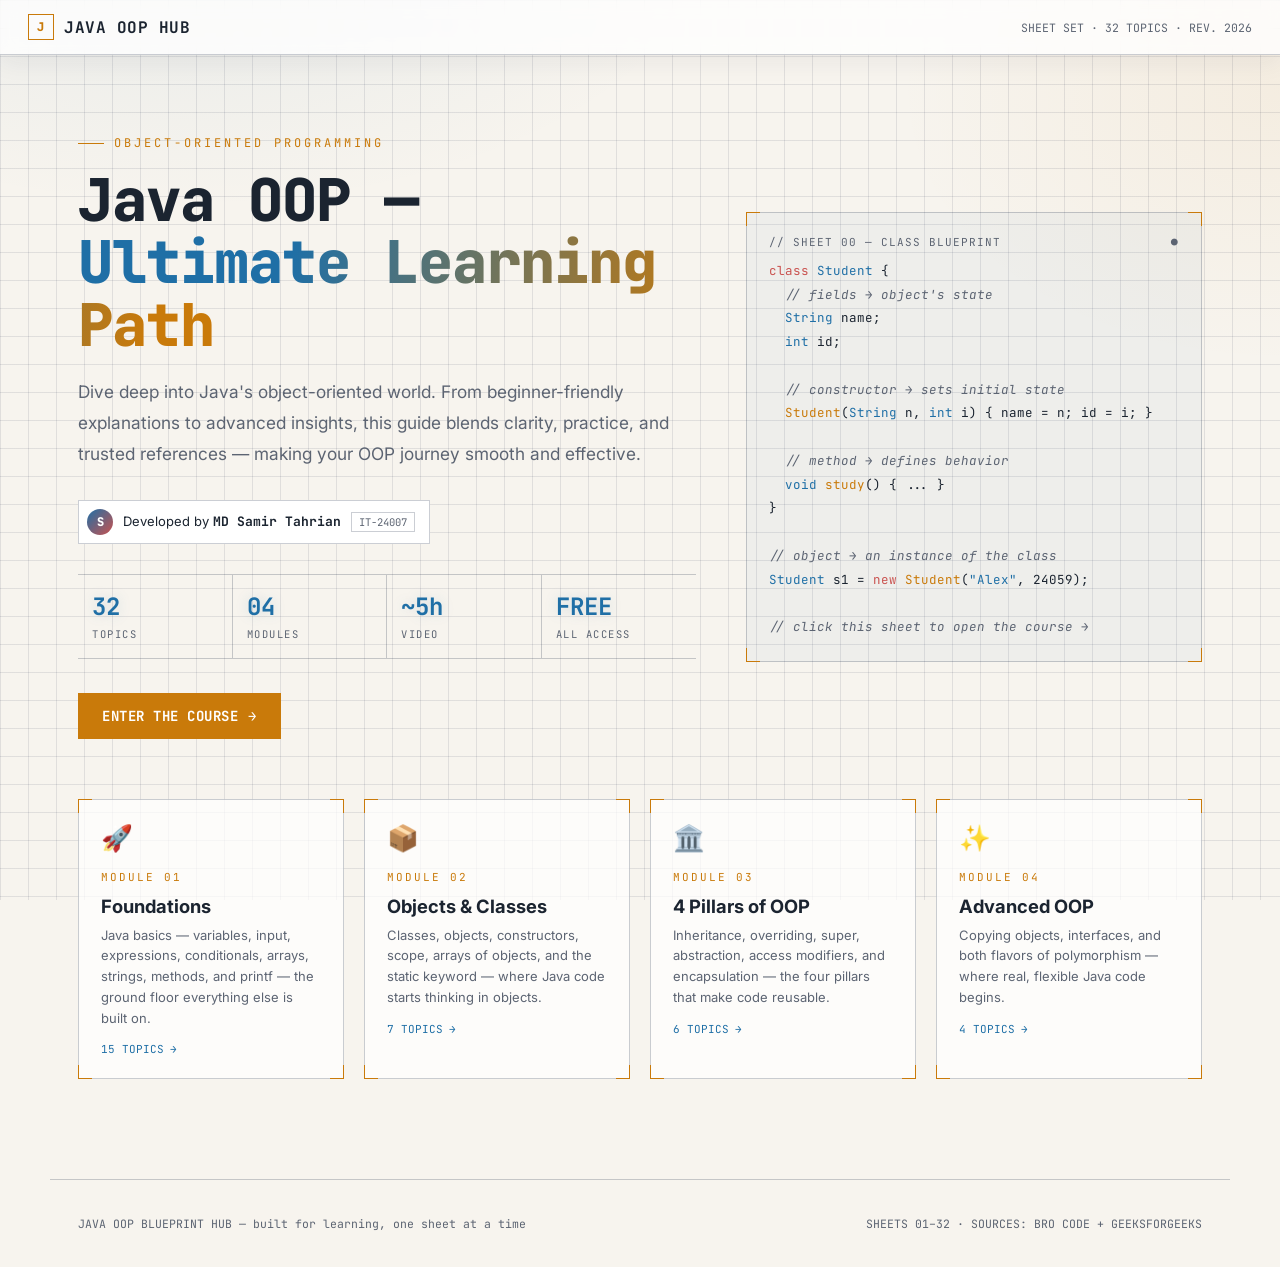
<file: index.html>
<!DOCTYPE html>
<html lang="en">
<head>
<meta charset="UTF-8">
<meta name="viewport" content="width=device-width, initial-scale=1.0">
<title>Java OOP — Ultimate Learning Path</title>
<meta name="description" content="Dive deep into Java's object-oriented world. From beginner-friendly explanations to advanced insights, this guide blends clarity, practice, and trusted references.">
<link rel="preconnect" href="https://fonts.googleapis.com">
<link href="https://fonts.googleapis.com/css2?family=JetBrains+Mono:wght@400;500;600;700;800&family=Inter:wght@400;500;600&display=swap" rel="stylesheet">
<link rel="stylesheet" href="styles.css">
</head>
<body>

<div class="topbar">
  <a class="brand" href="index.html"><span class="chip">J</span> JAVA OOP HUB</a>
  <div class="topbar-tag">SHEET SET · 32 TOPICS · REV. 2026</div>
</div>

<section class="hero">
  <div>
    <div class="eyebrow">OBJECT-ORIENTED PROGRAMMING</div>
    <h1 class="title">Java OOP —<br><span class="hl">Ultimate Learning Path</span></h1>
    <p class="hero-desc">Dive deep into Java's object-oriented world. From beginner-friendly explanations to advanced insights, this guide blends clarity, practice, and trusted references — making your OOP journey smooth and effective.</p>

    <div class="made-by">
      <span class="avatar">S</span>
      <span>Developed by <b>MD Samir Tahrian</b></span>
      <span class="id-chip">IT-24007</span>
    </div>

    <div class="stat-row">
      <div class="stat"><b>32</b><span>TOPICS</span></div>
      <div class="stat"><b>04</b><span>MODULES</span></div>
      <div class="stat"><b>~5h</b><span>VIDEO</span></div>
      <div class="stat"><b>FREE</b><span>ALL ACCESS</span></div>
    </div>

    <a class="enter-btn" href="course.html">ENTER THE COURSE <span class="arrow">→</span></a>
  </div>

  <a class="blueprint-card" href="course.html">
    <div class="corner c1"></div><div class="corner c2"></div><div class="corner c3"></div><div class="corner c4"></div>
    <div class="bp-label"><span>// SHEET 00 — CLASS BLUEPRINT</span><span class="blink">●</span></div>
    <div class="bp-code">
<span class="kw">class</span> <span class="tp">Student</span> {<br>
&nbsp;&nbsp;<span class="cm">// fields → object's state</span><br>
&nbsp;&nbsp;<span class="tp">String</span> name;<br>
&nbsp;&nbsp;<span class="tp">int</span> id;<br><br>
&nbsp;&nbsp;<span class="cm">// constructor → sets initial state</span><br>
&nbsp;&nbsp;<span class="fn">Student</span>(<span class="tp">String</span> n, <span class="tp">int</span> i) { name = n; id = i; }<br><br>
&nbsp;&nbsp;<span class="cm">// method → defines behavior</span><br>
&nbsp;&nbsp;<span class="tp">void</span> <span class="fn">study</span>() { ... }<br>
}<br><br>
<span class="cm">// object → an instance of the class</span><br>
<span class="tp">Student</span> s1 = <span class="kw">new</span> <span class="fn">Student</span>(<span class="tp">"Alex"</span>, 24059);<br><br>
<span class="cm">// click this sheet to open the course →</span>
    </div>
  </a>
</section>

<div class="module-preview">
  <a class="mp-card" href="course.html#module1">
    <div class="corner c1"></div><div class="corner c2"></div><div class="corner c3"></div><div class="corner c4"></div>
    <span class="mp-icon">🚀</span>
    <span class="mp-no">MODULE 01</span>
    <h3>Foundations</h3>
    <p>Java basics — variables, input, expressions, conditionals, arrays, strings, methods, and printf — the ground floor everything else is built on.</p>
    <span class="mp-count">15 TOPICS <span class="arrow">→</span></span>
  </a>
  <a class="mp-card" href="course.html#module2">
    <div class="corner c1"></div><div class="corner c2"></div><div class="corner c3"></div><div class="corner c4"></div>
    <span class="mp-icon">📦</span>
    <span class="mp-no">MODULE 02</span>
    <h3>Objects &amp; Classes</h3>
    <p>Classes, objects, constructors, scope, arrays of objects, and the static keyword — where Java code starts thinking in objects.</p>
    <span class="mp-count">7 TOPICS <span class="arrow">→</span></span>
  </a>
  <a class="mp-card" href="course.html#module3">
    <div class="corner c1"></div><div class="corner c2"></div><div class="corner c3"></div><div class="corner c4"></div>
    <span class="mp-icon">🏛️</span>
    <span class="mp-no">MODULE 03</span>
    <h3>4 Pillars of OOP</h3>
    <p>Inheritance, overriding, super, abstraction, access modifiers, and encapsulation — the four pillars that make code reusable.</p>
    <span class="mp-count">6 TOPICS <span class="arrow">→</span></span>
  </a>
  <a class="mp-card" href="course.html#module4">
    <div class="corner c1"></div><div class="corner c2"></div><div class="corner c3"></div><div class="corner c4"></div>
    <span class="mp-icon">✨</span>
    <span class="mp-no">MODULE 04</span>
    <h3>Advanced OOP</h3>
    <p>Copying objects, interfaces, and both flavors of polymorphism — where real, flexible Java code begins.</p>
    <span class="mp-count">4 TOPICS <span class="arrow">→</span></span>
  </a>
</div>

<footer>
  <span>JAVA OOP BLUEPRINT HUB — built for learning, one sheet at a time</span>
  <span>SHEETS 01–32 · SOURCES: BRO CODE + GEEKSFORGEEKS</span>
</footer>

</body>
</html>
</file>
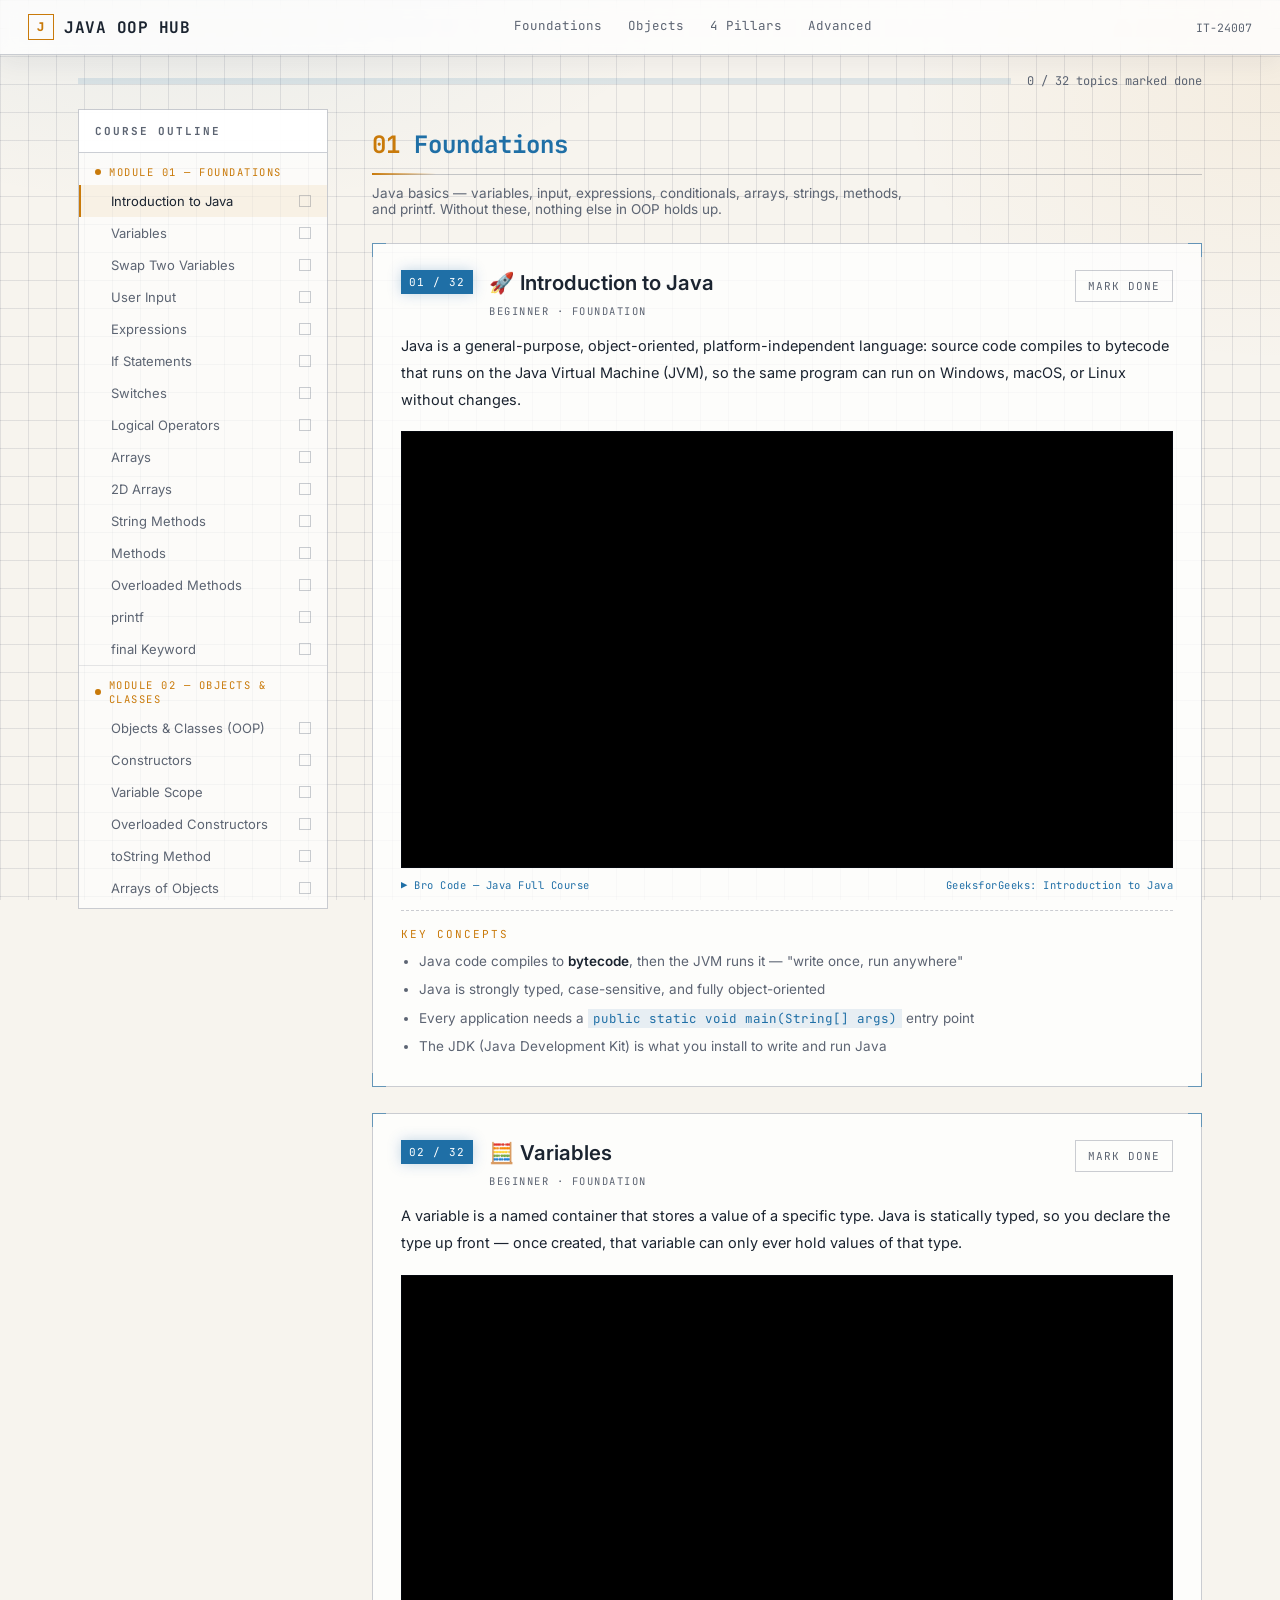
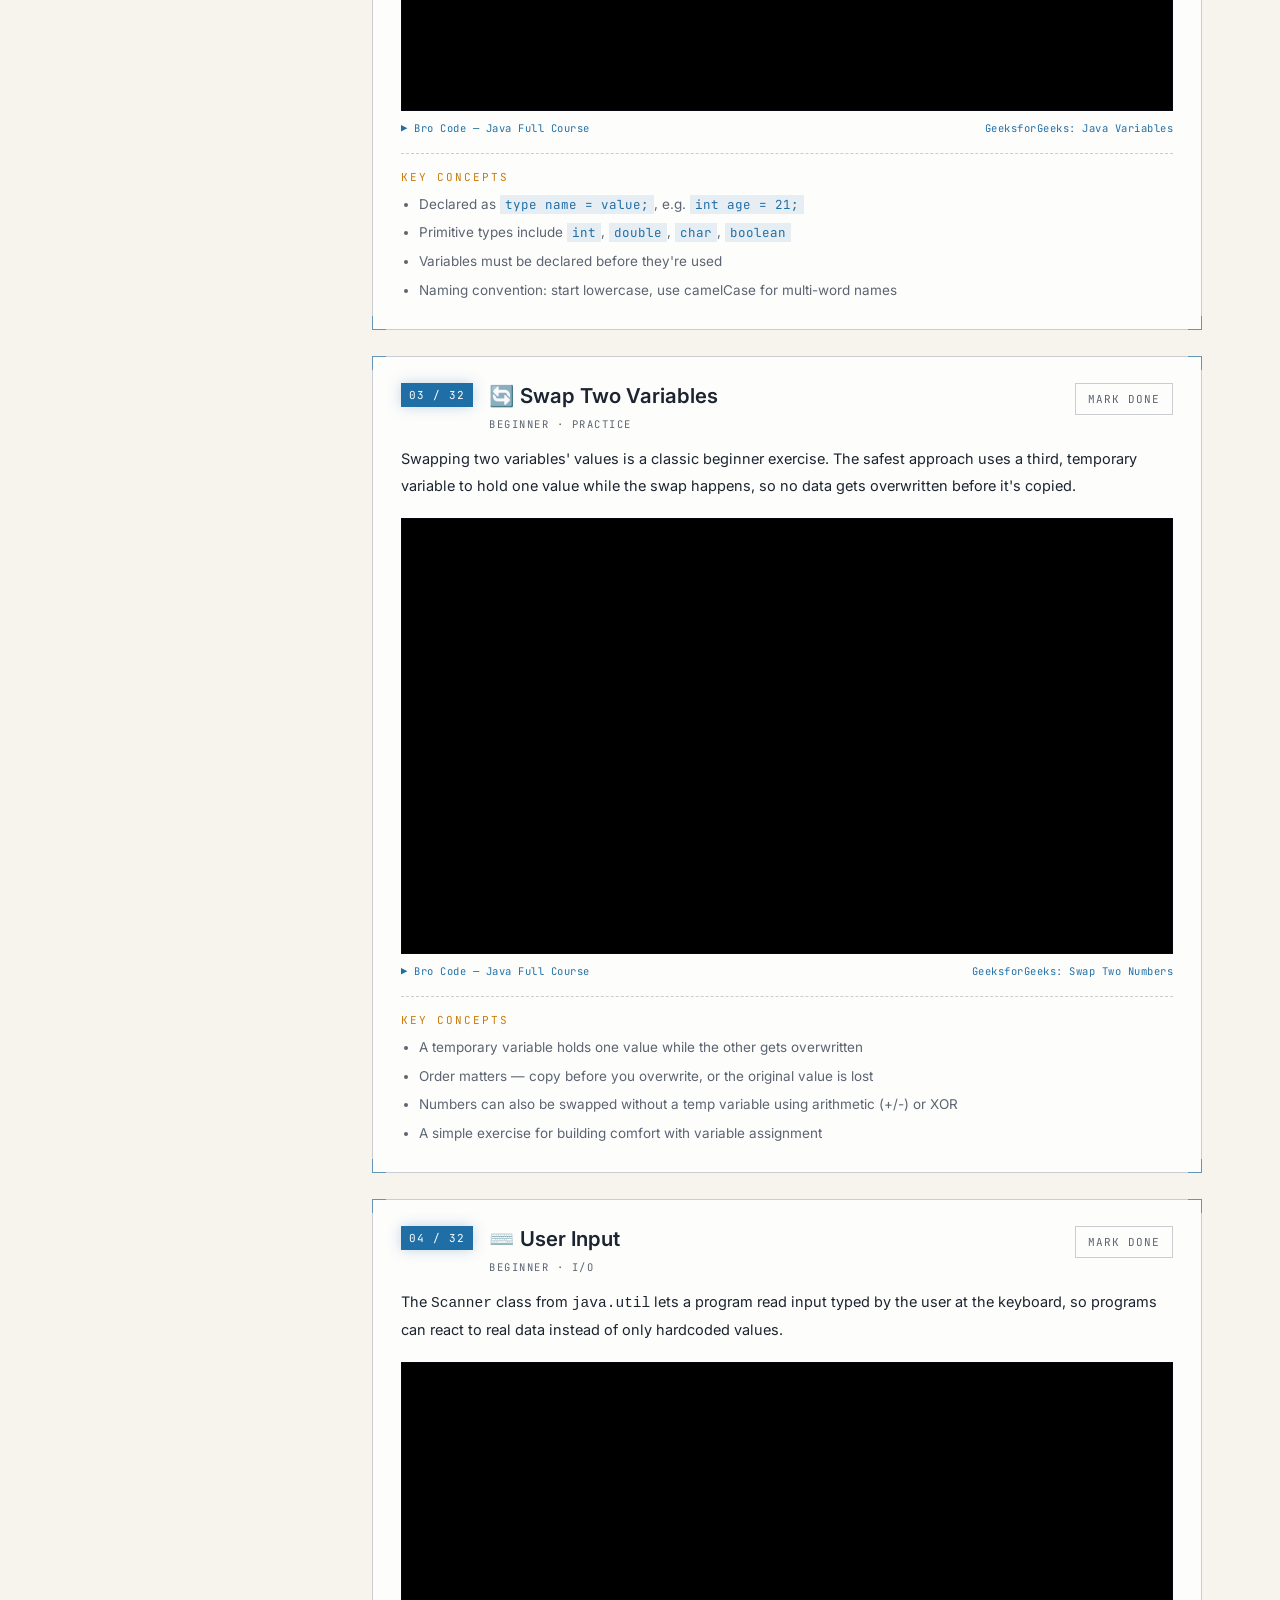
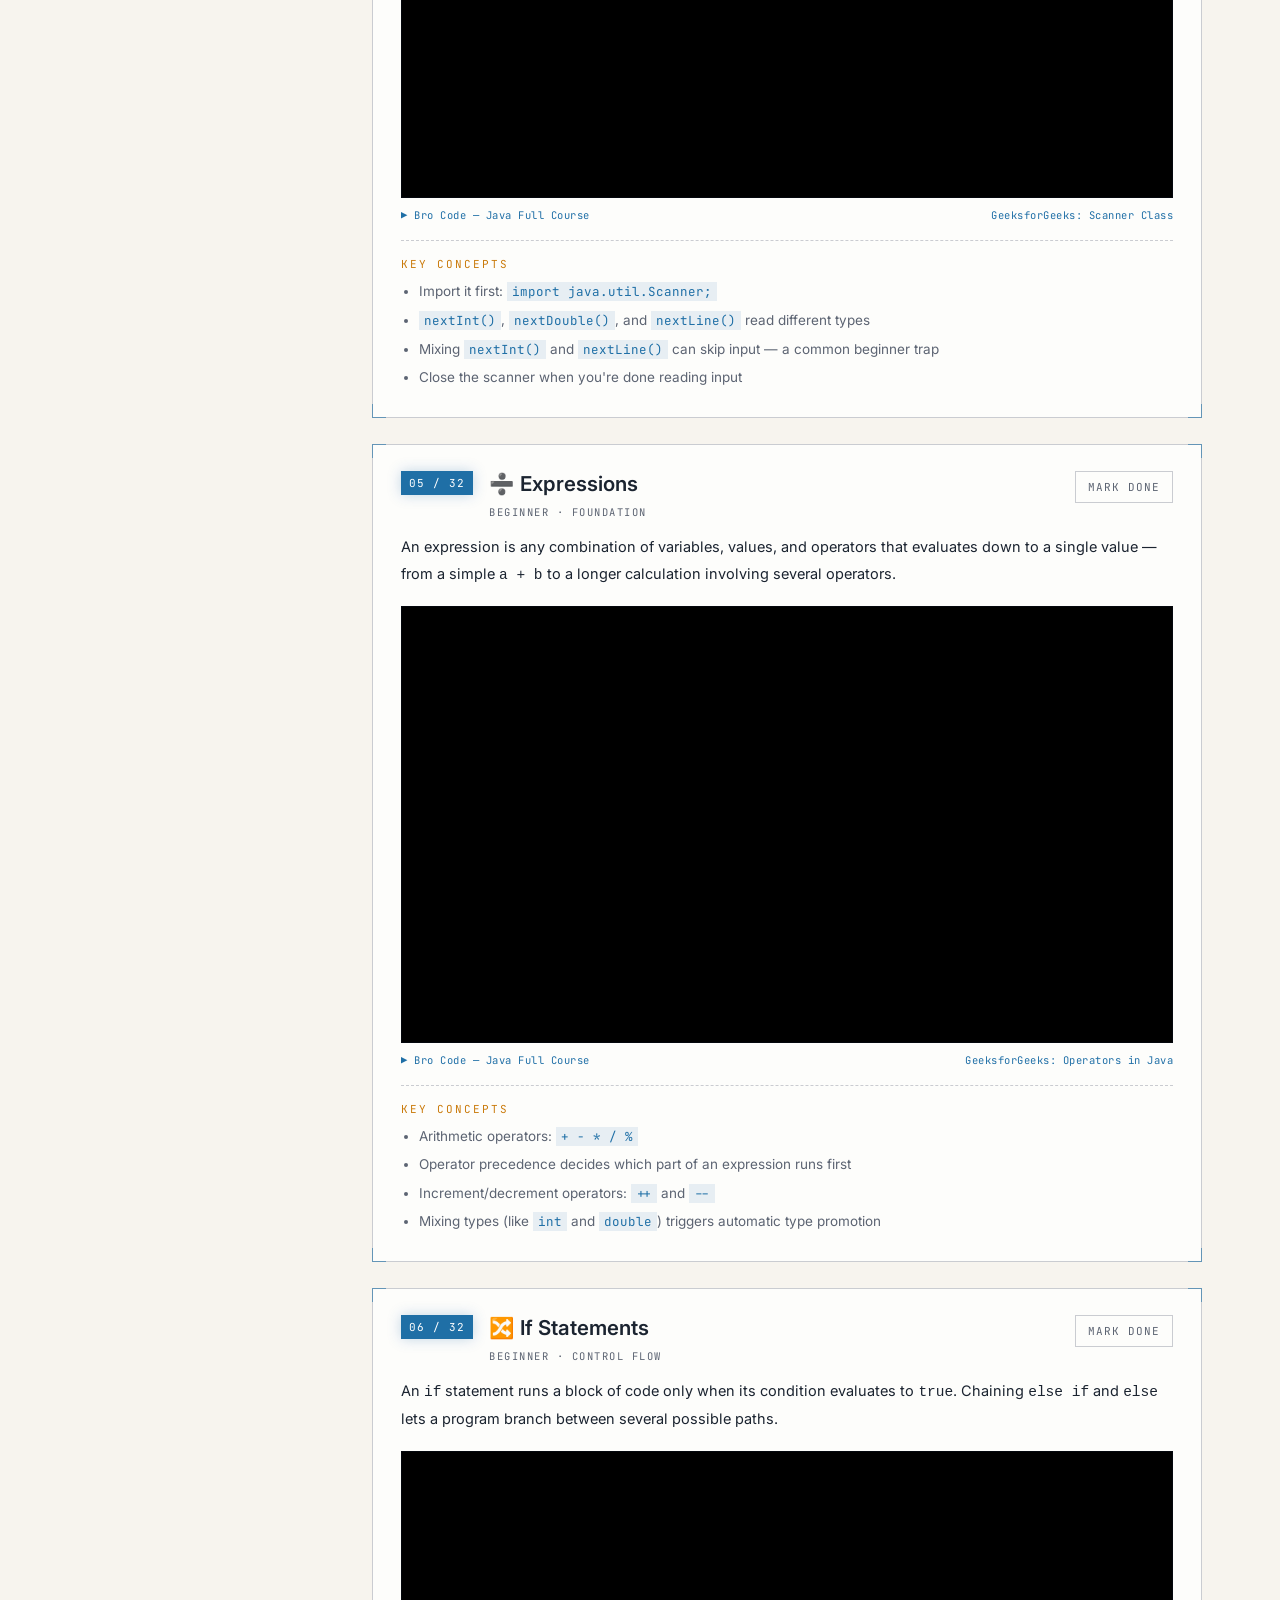
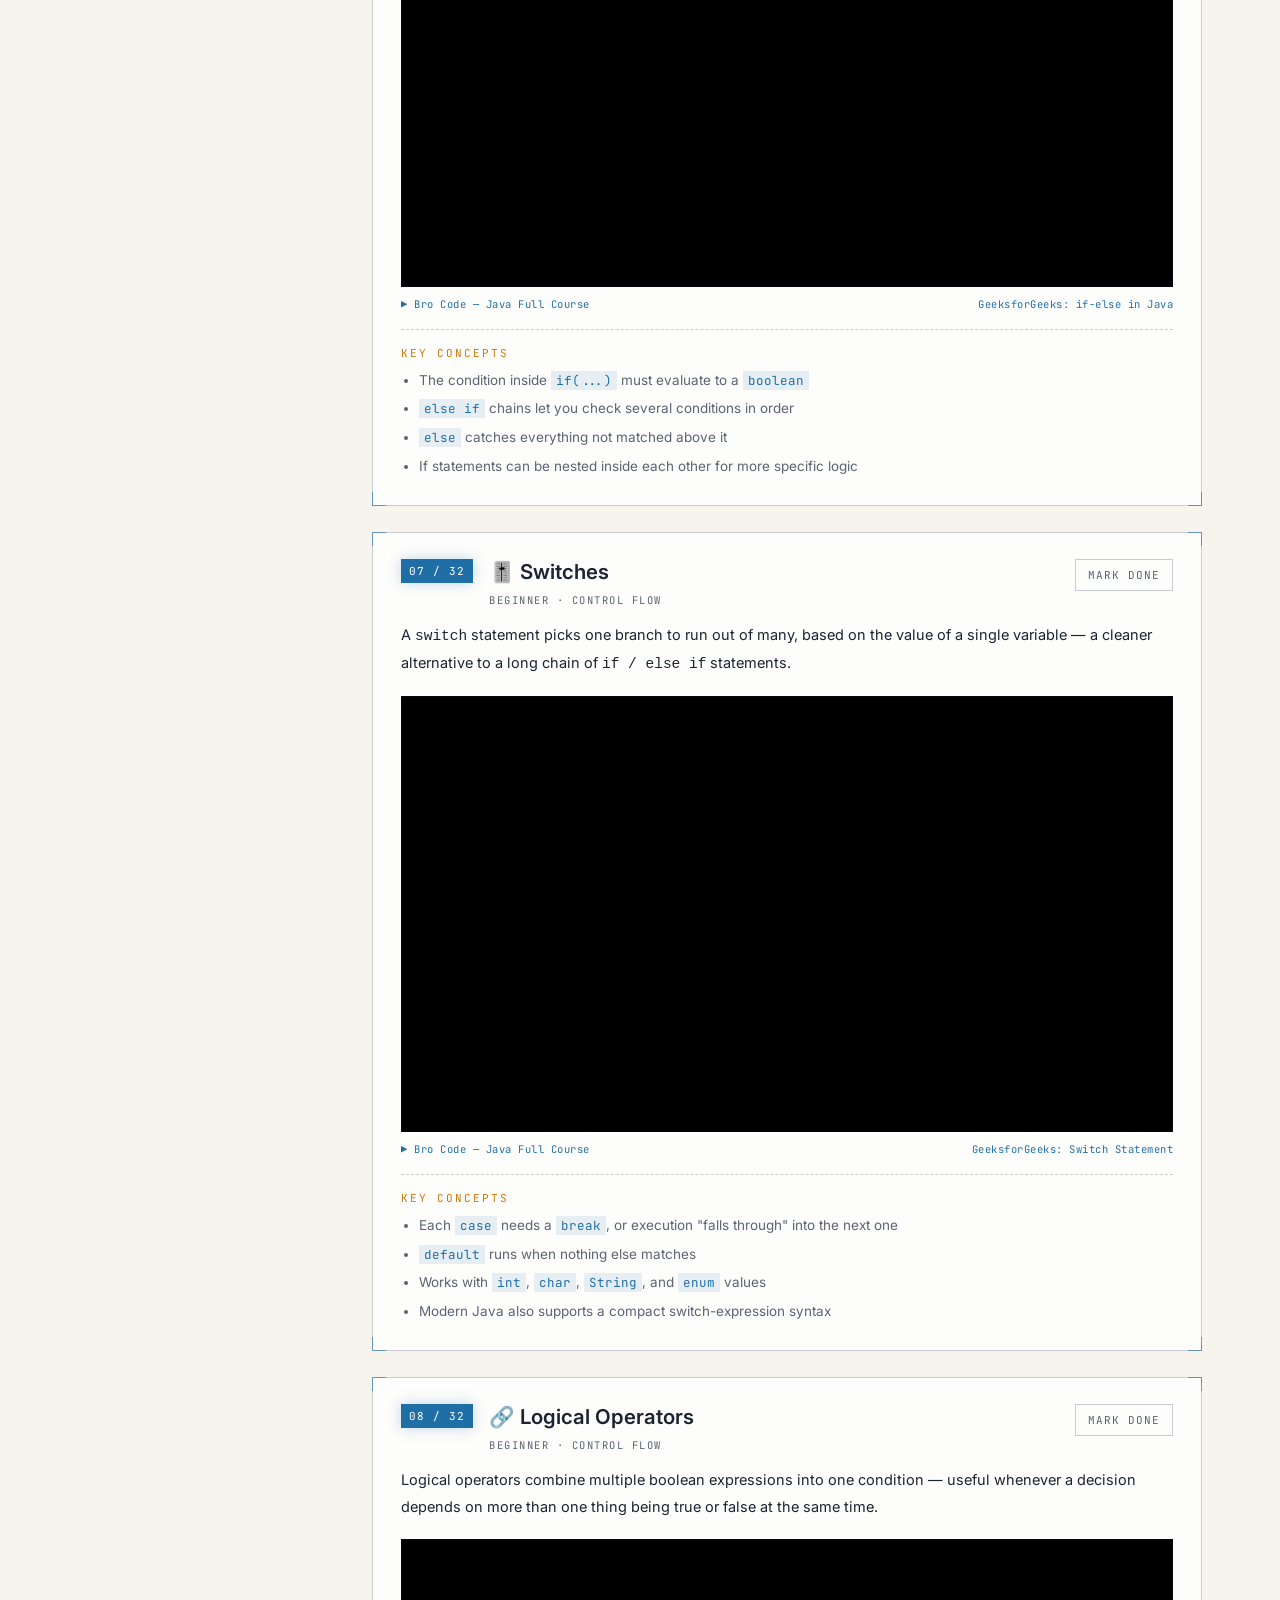
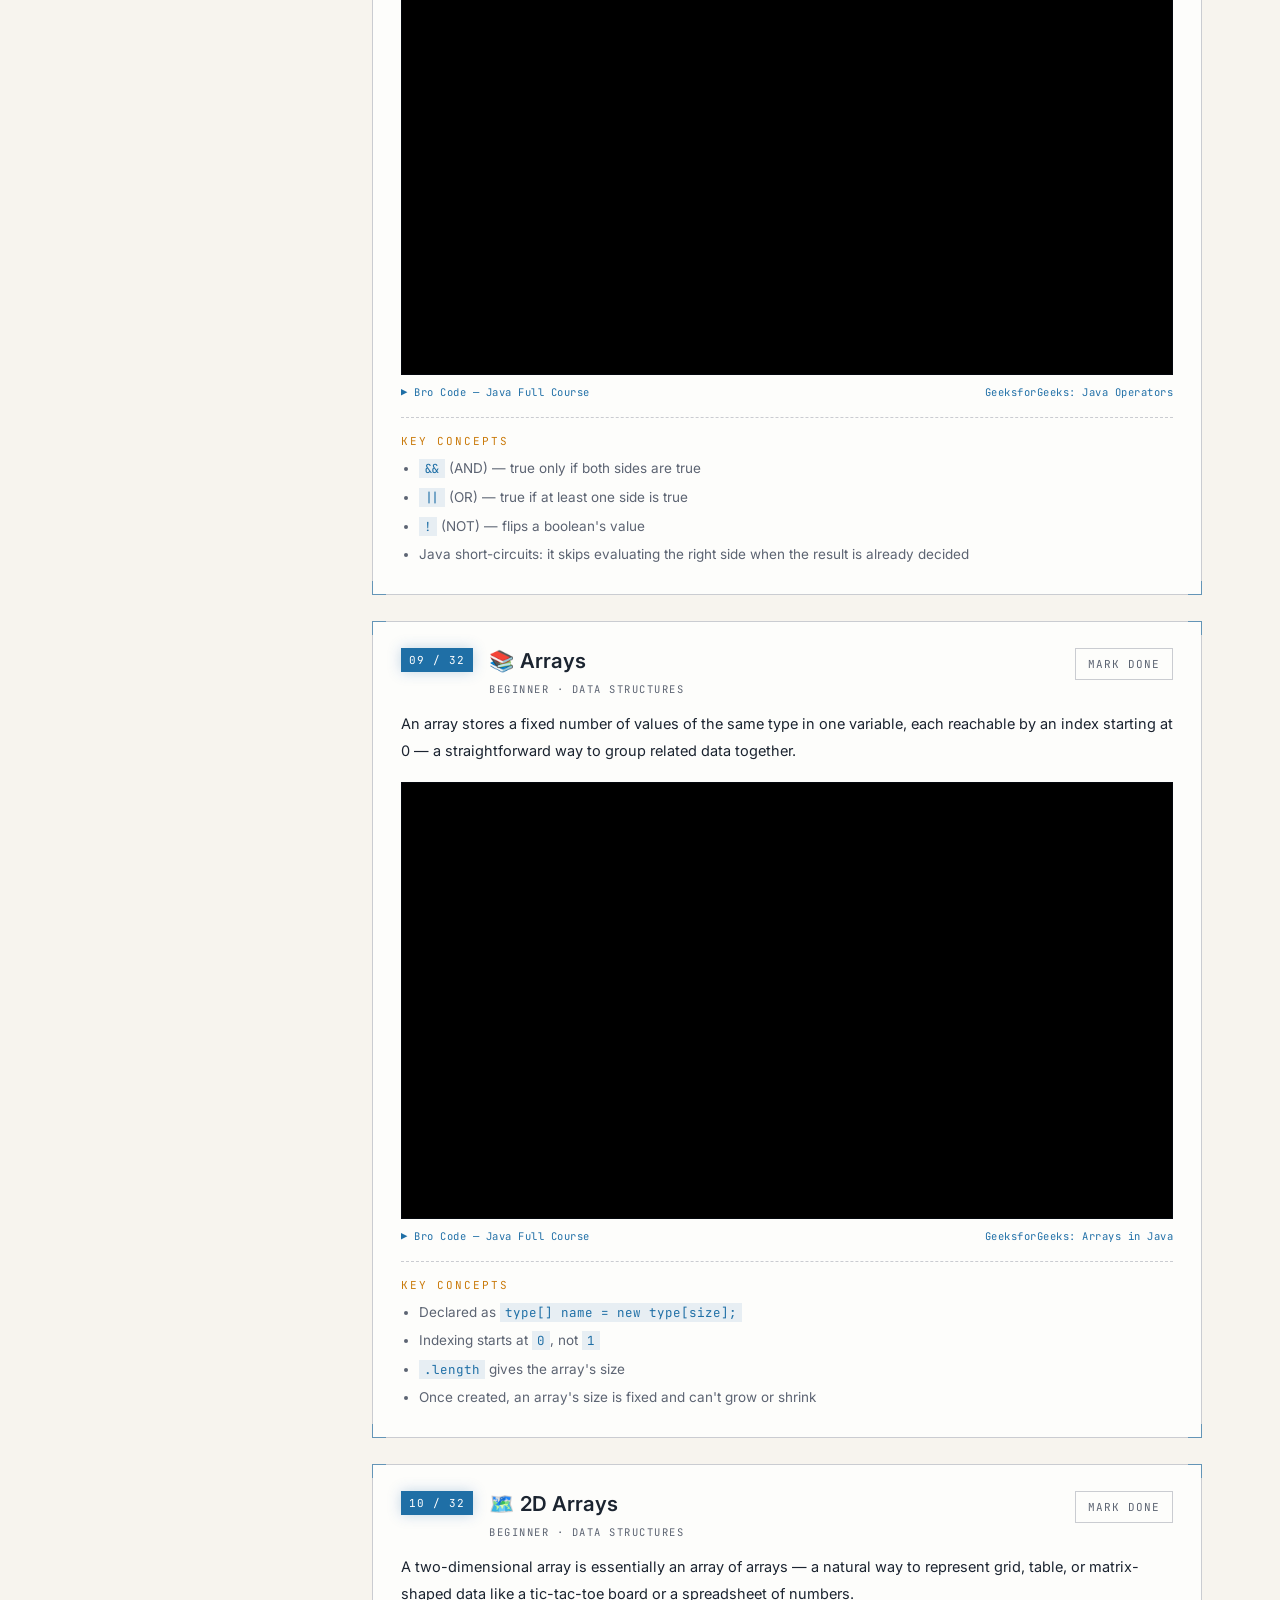
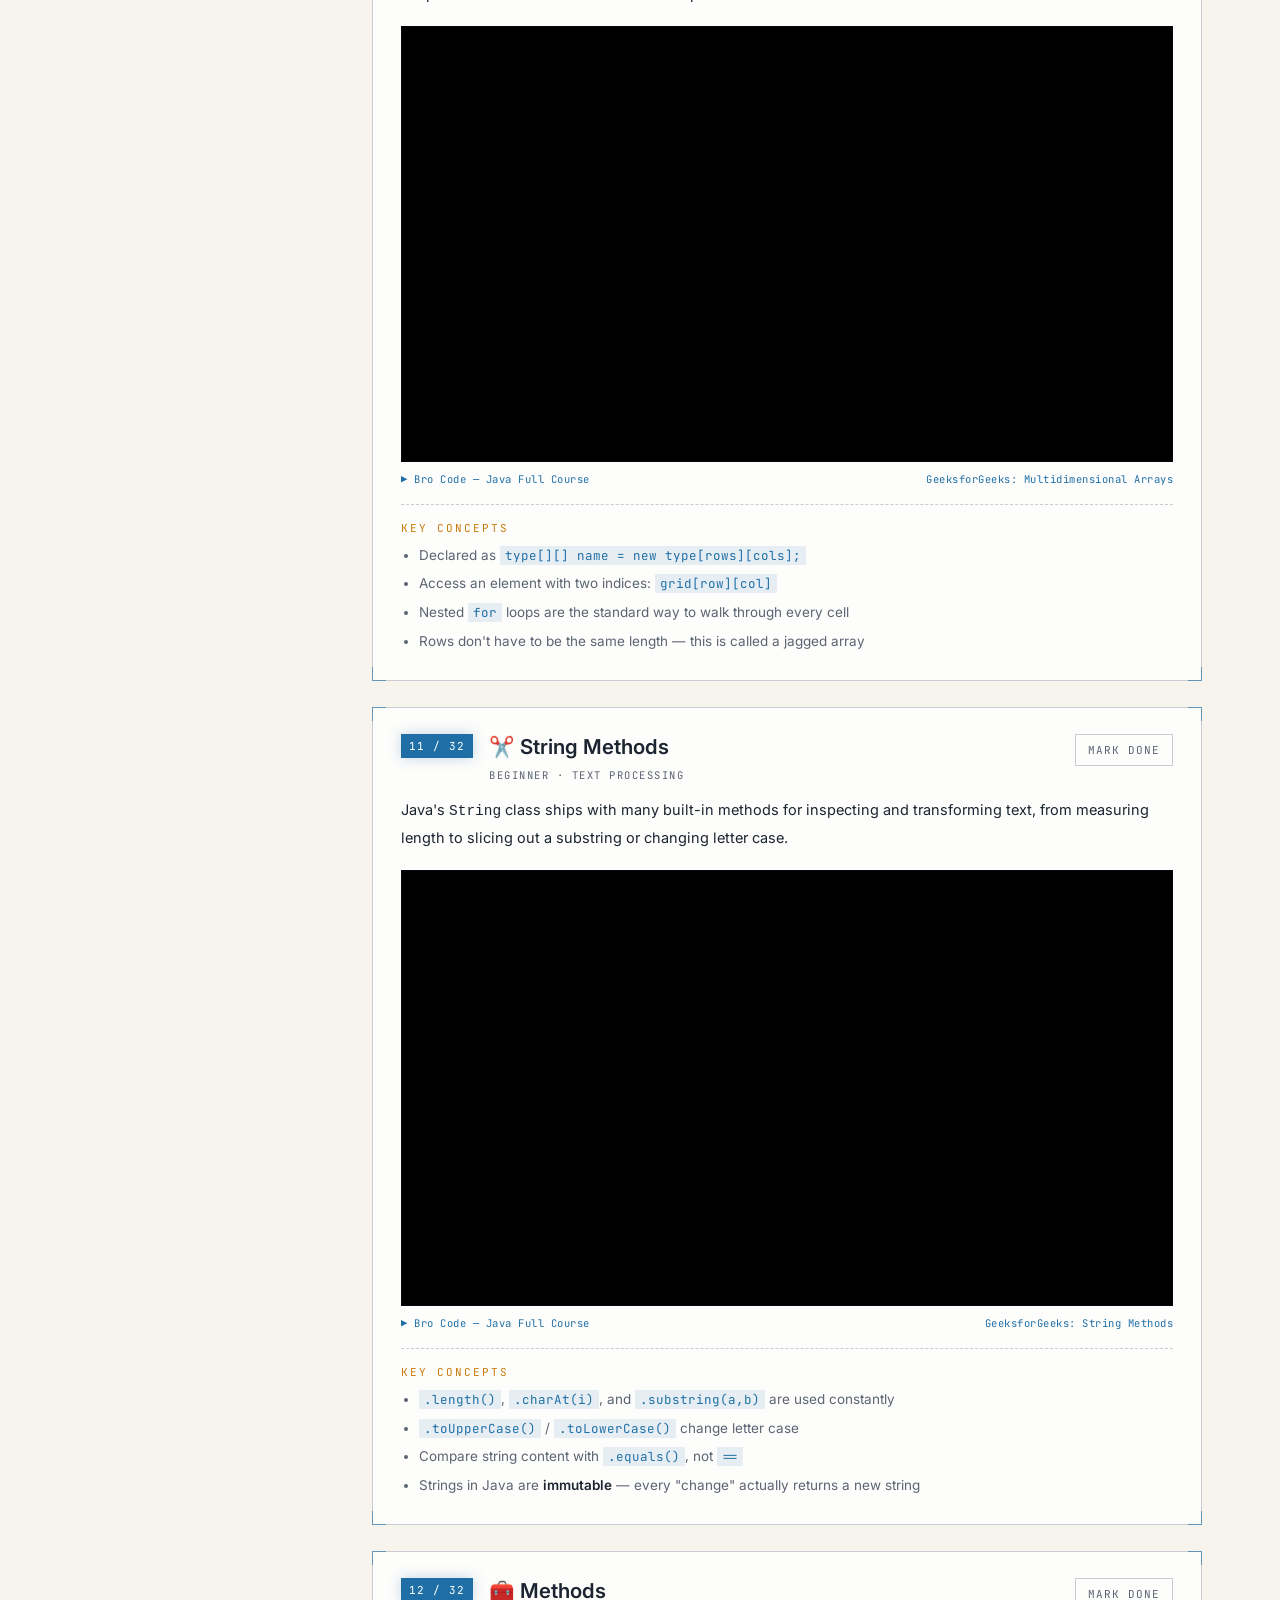
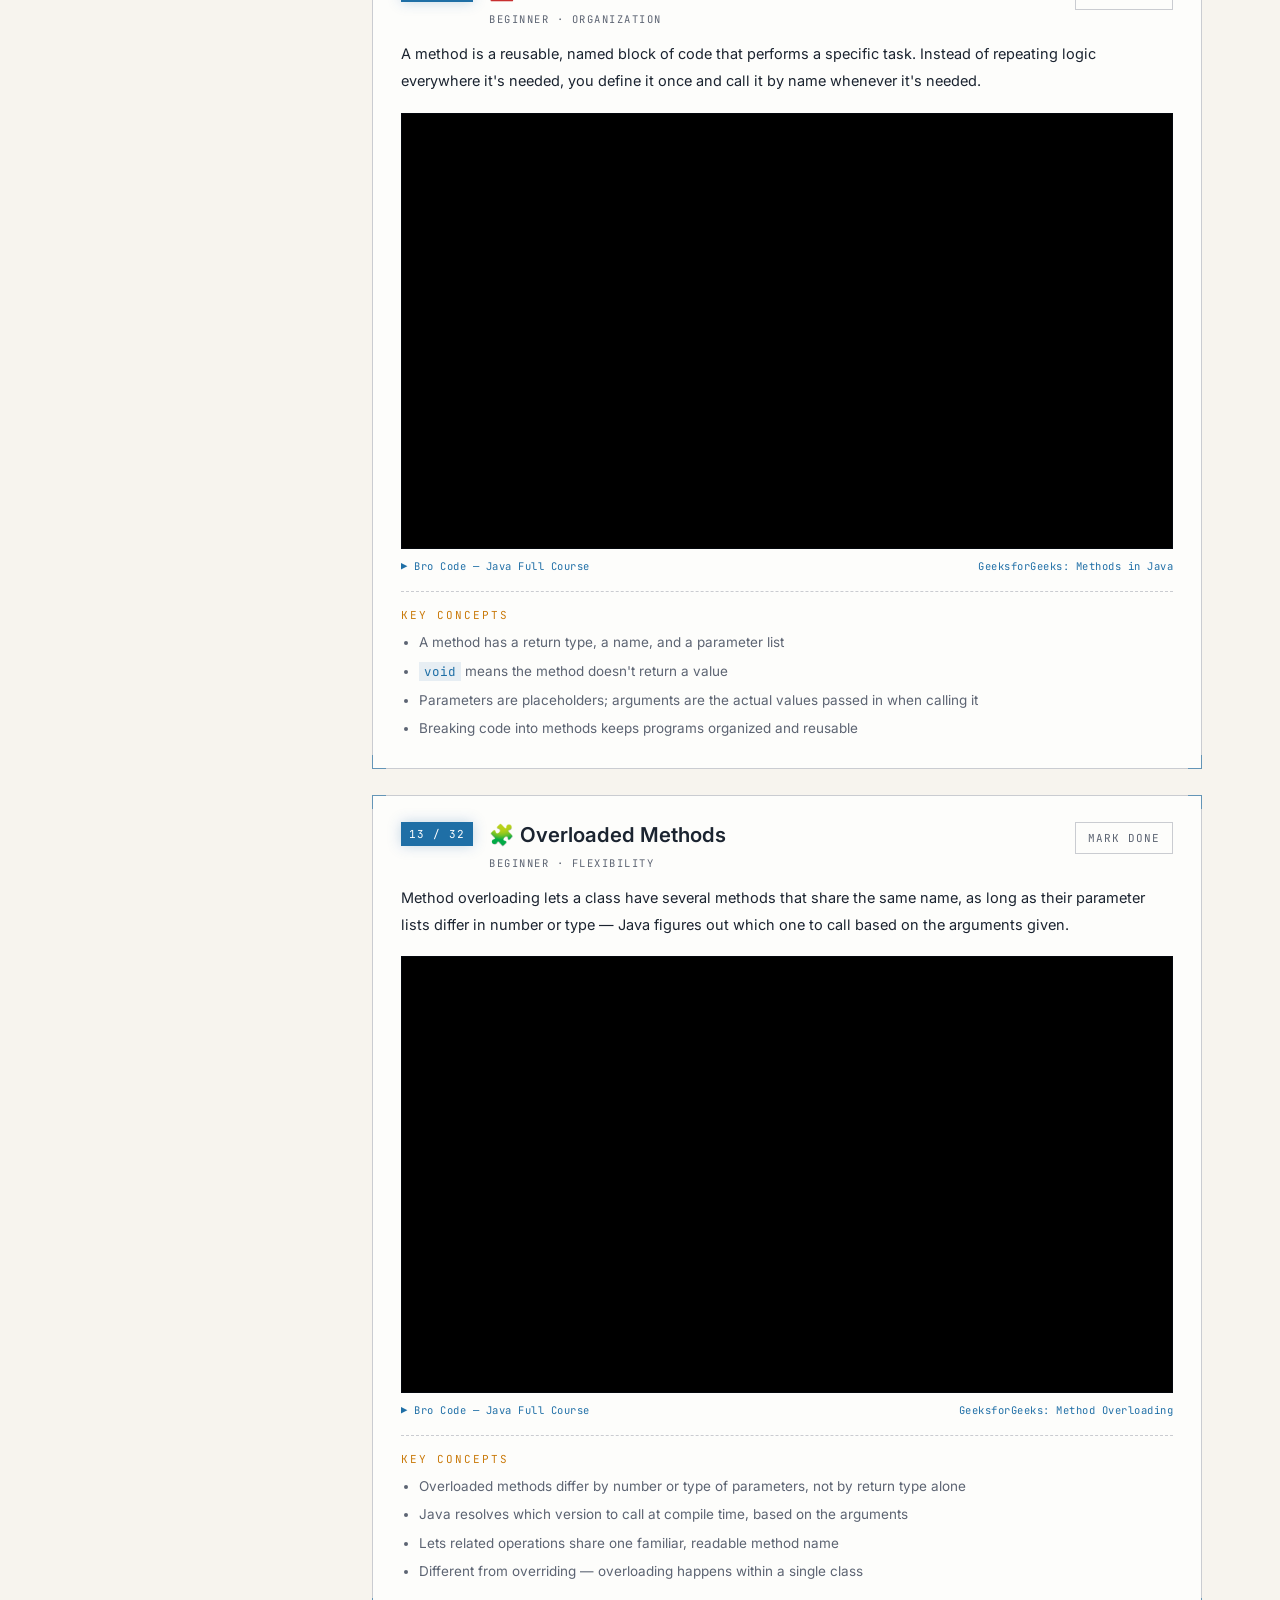
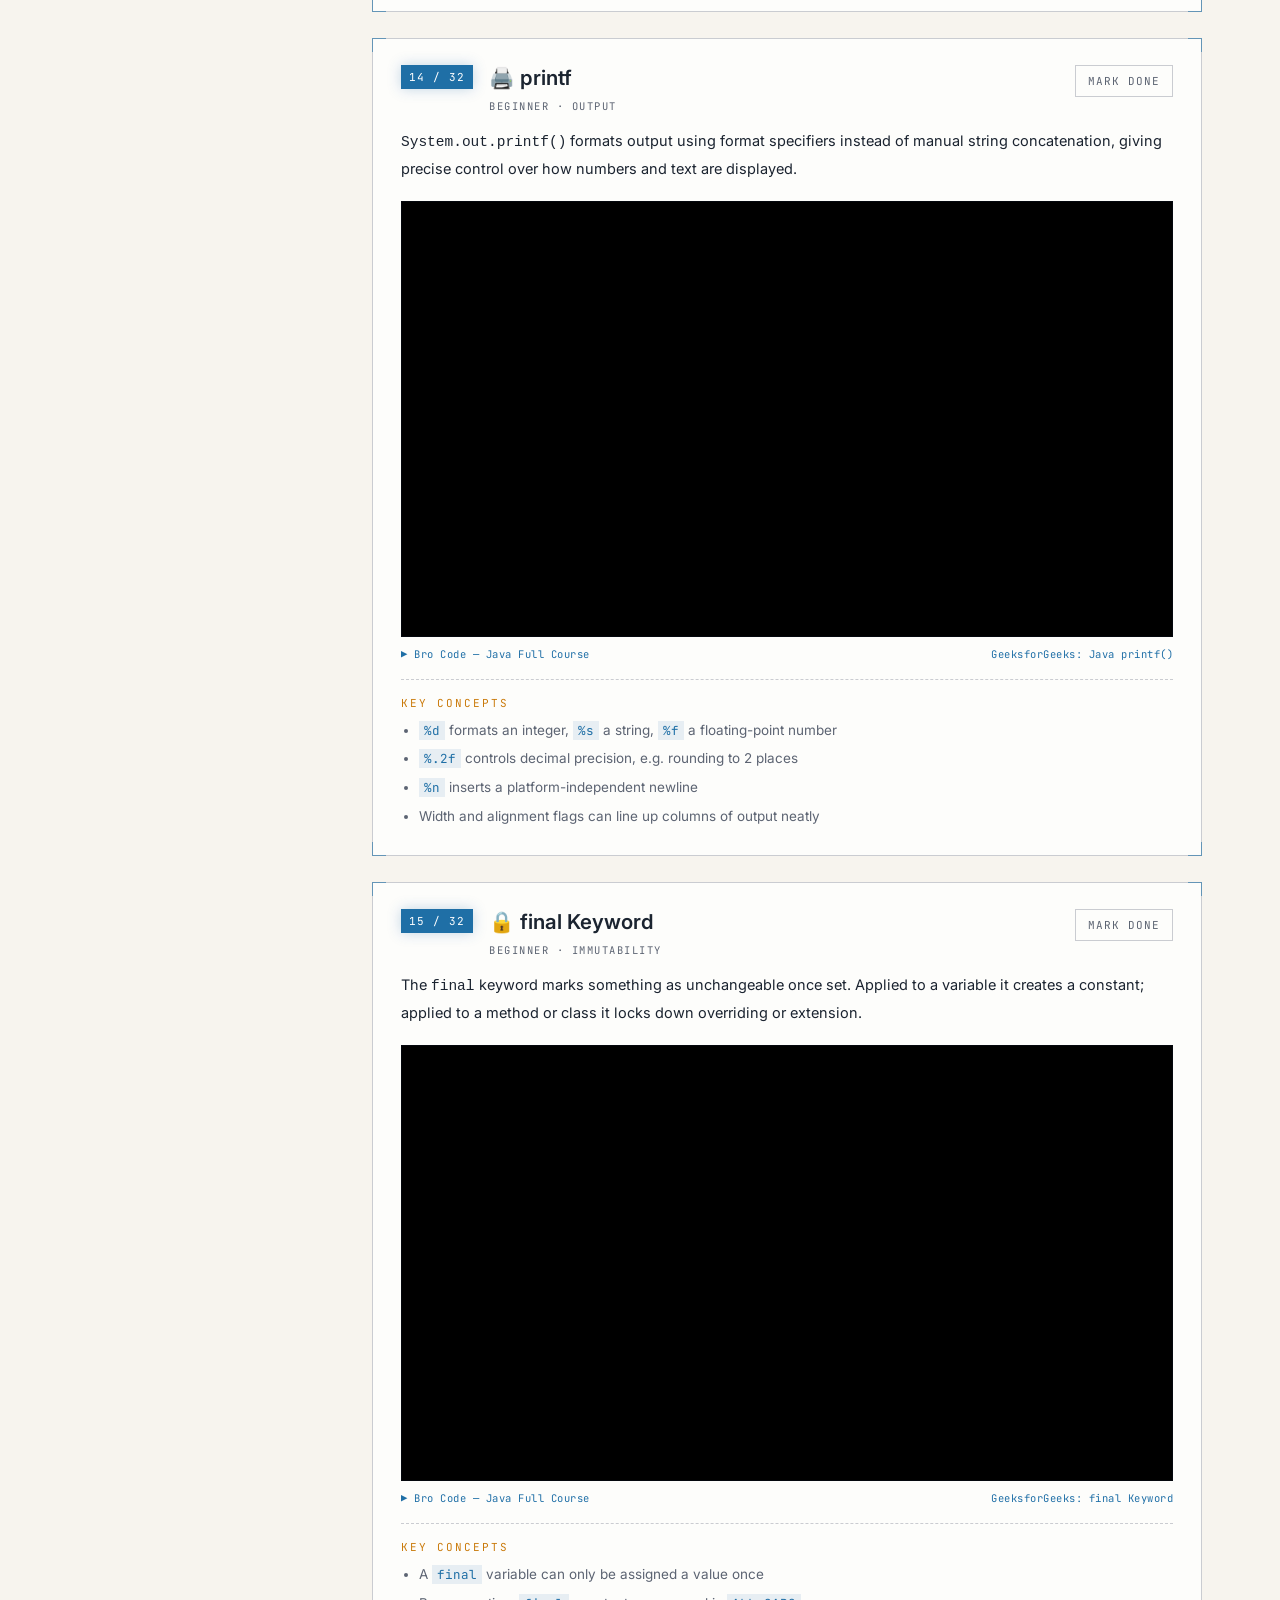
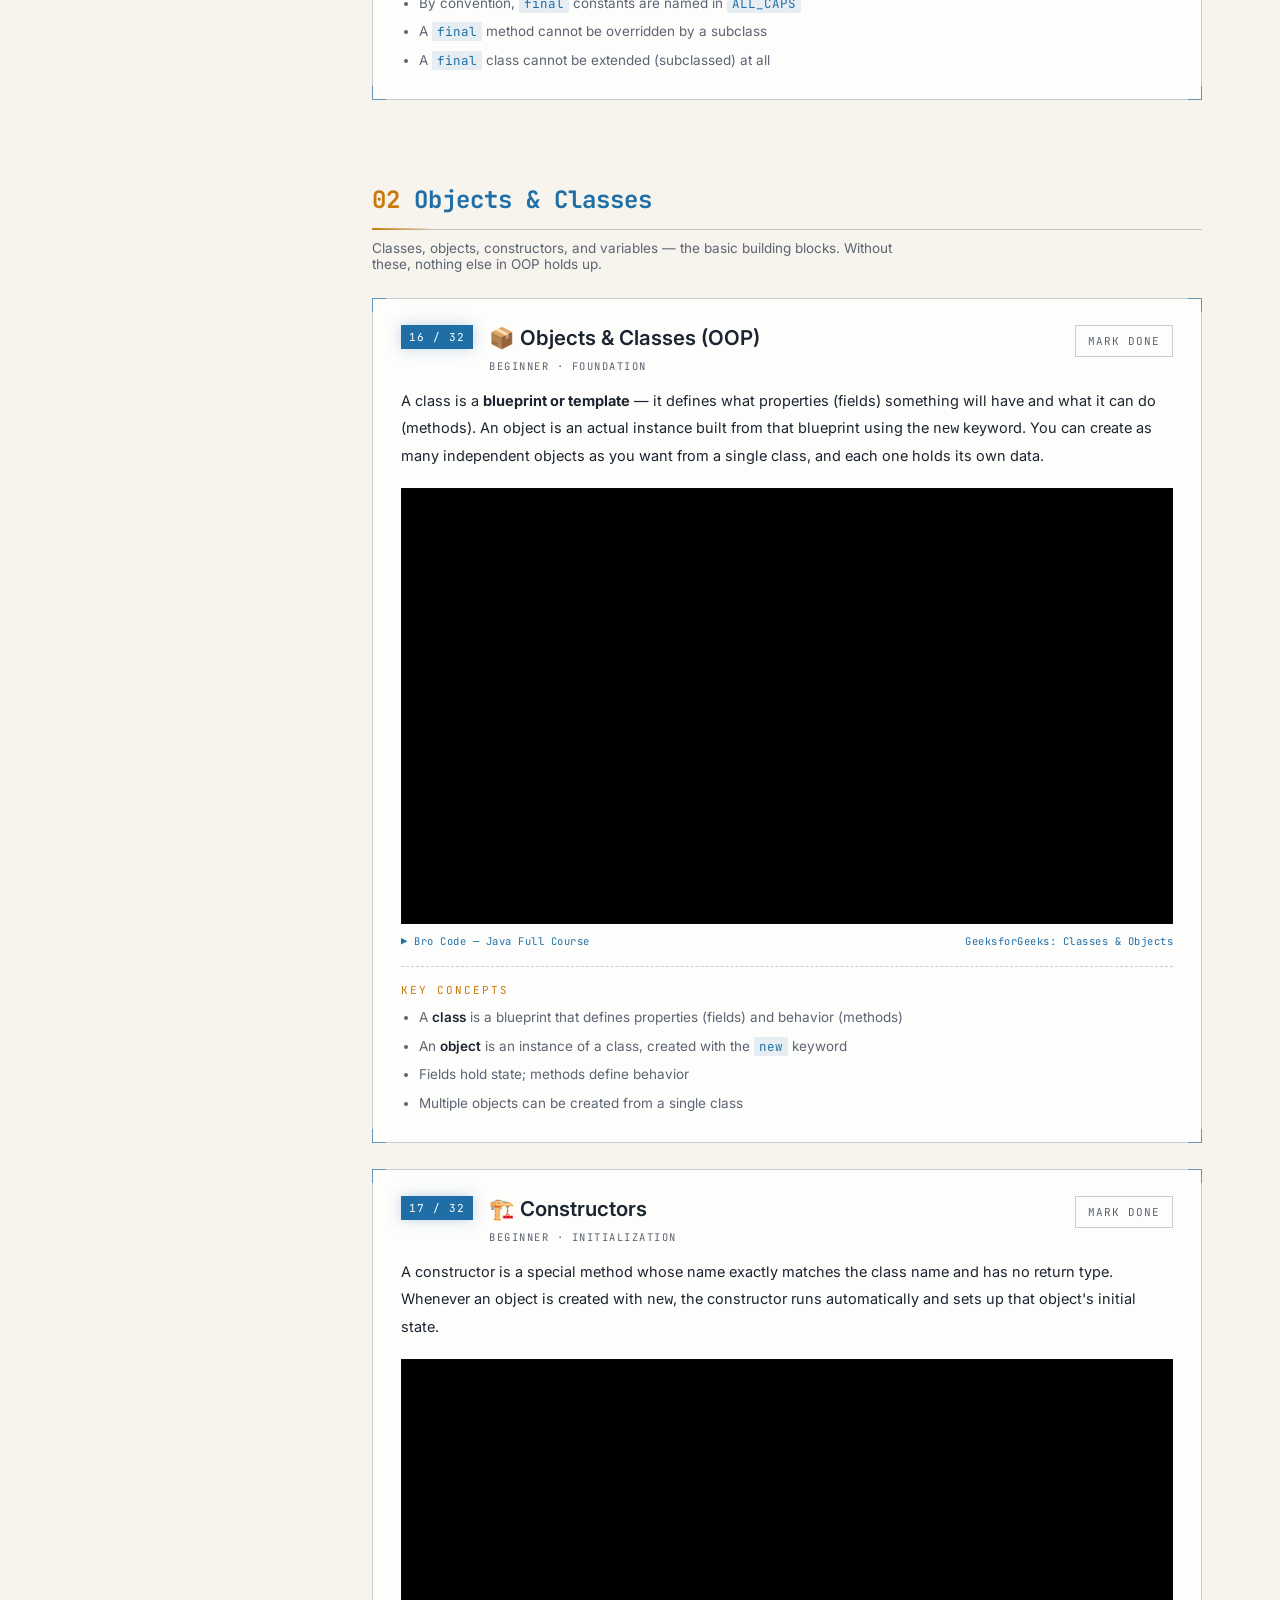
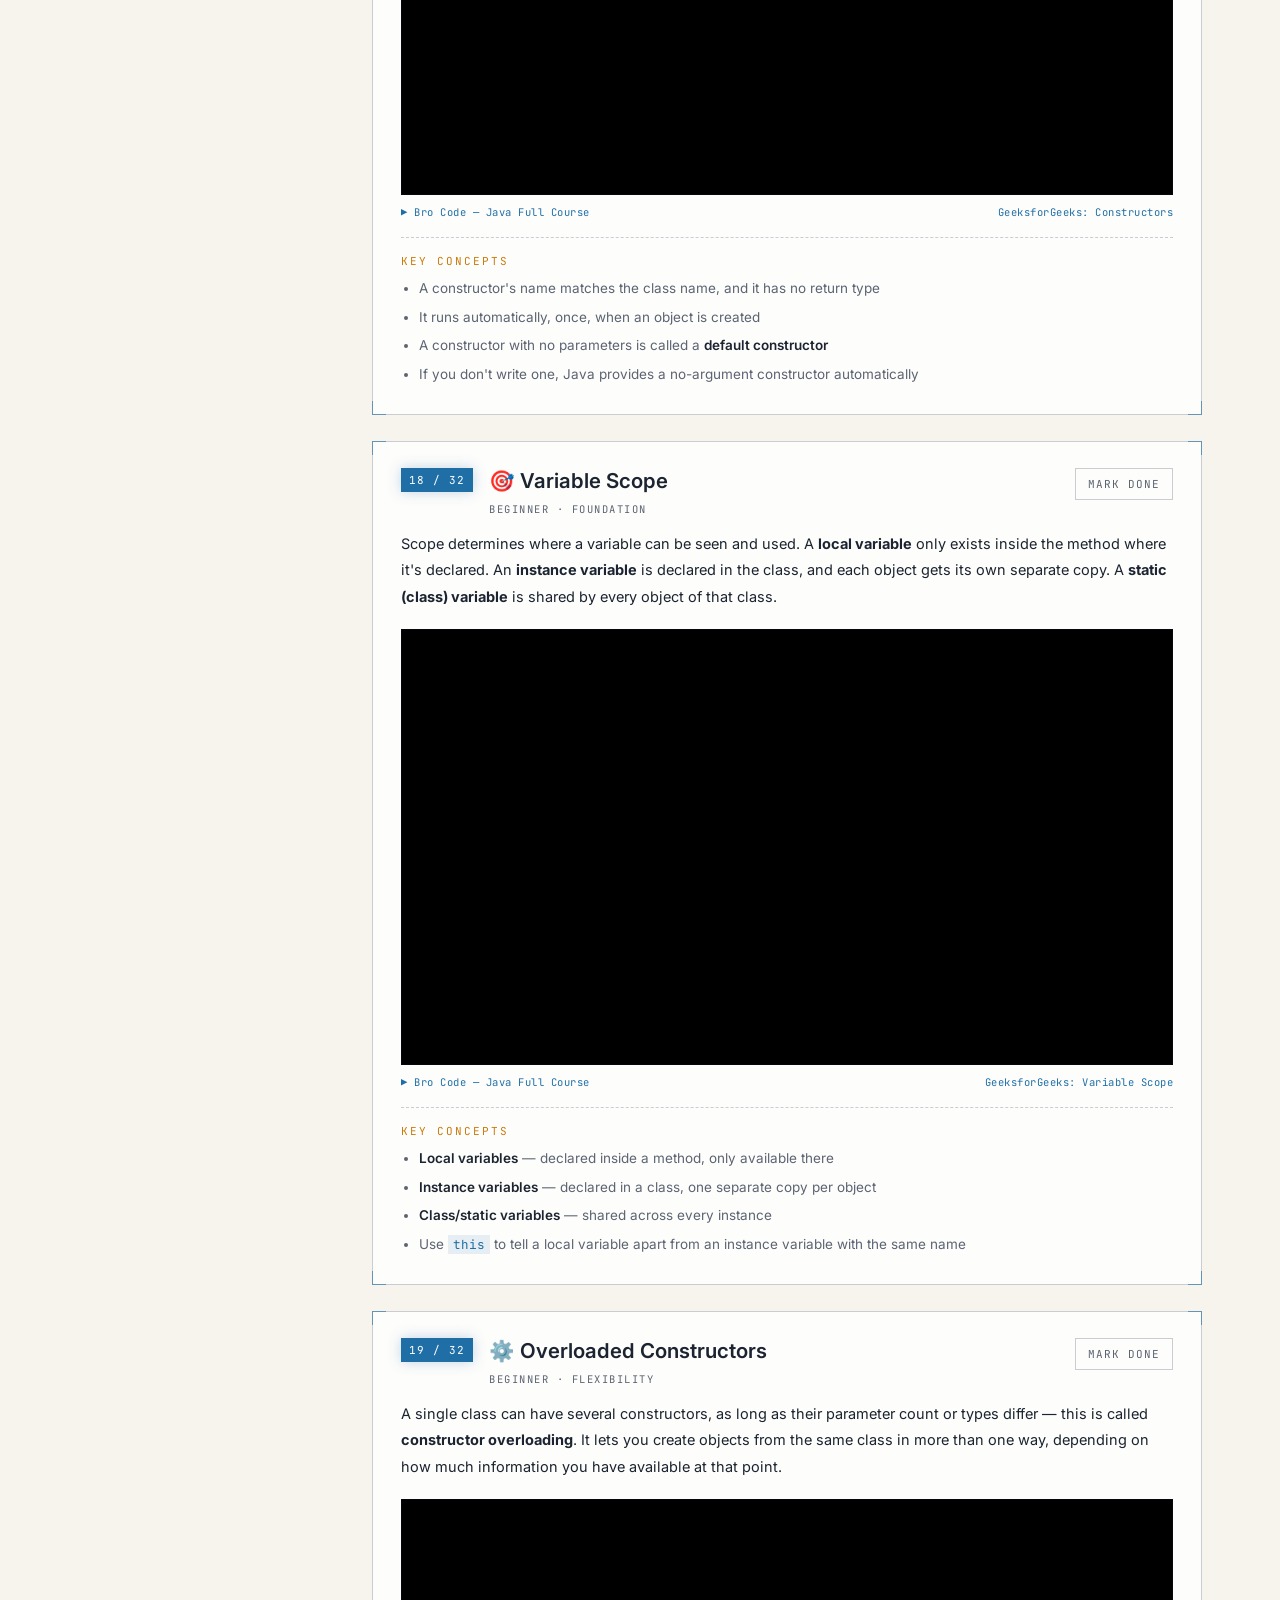
<file: course.html>
<!DOCTYPE html>
<html lang="en">
<head>
<meta charset="UTF-8">
<meta name="viewport" content="width=device-width, initial-scale=1.0">
<title>Java OOP Hub — Course</title>
<link rel="preconnect" href="https://fonts.googleapis.com">
<link href="https://fonts.googleapis.com/css2?family=JetBrains+Mono:wght@400;500;600;700;800&family=Inter:wght@400;500;600&display=swap" rel="stylesheet">
<link rel="stylesheet" href="styles.css">
</head>
<body>

<div class="topbar">
  <a class="brand" href="index.html"><span class="chip">J</span> JAVA OOP HUB</a>
  <nav class="top-nav">
    <a href="#module1">Foundations</a>
    <a href="#module2">Objects</a>
    <a href="#module3">4 Pillars</a>
    <a href="#module4">Advanced</a>
  </nav>
  <div class="topbar-tag">IT-24007</div>
</div>

<div class="progress-bar-wrap">
  <div class="progress-track"><div class="progress-fill" id="progressFill"></div></div>
  <span class="progress-label"><span id="progressCount">0</span> / 32 topics marked done</span>
</div>

<div class="layout">
  <nav class="sidebar">
    <h3>COURSE OUTLINE</h3>
    <div class="module-group">
      <div class="module-title">MODULE 01 — FOUNDATIONS</div>
      <a class="nav-link" data-target="t1" href="#t1"><span>Introduction to Java</span><span class="nav-check" data-check="t1"></span></a>
      <a class="nav-link" data-target="t2" href="#t2"><span>Variables</span><span class="nav-check" data-check="t2"></span></a>
      <a class="nav-link" data-target="t3" href="#t3"><span>Swap Two Variables</span><span class="nav-check" data-check="t3"></span></a>
      <a class="nav-link" data-target="t4" href="#t4"><span>User Input</span><span class="nav-check" data-check="t4"></span></a>
      <a class="nav-link" data-target="t5" href="#t5"><span>Expressions</span><span class="nav-check" data-check="t5"></span></a>
      <a class="nav-link" data-target="t6" href="#t6"><span>If Statements</span><span class="nav-check" data-check="t6"></span></a>
      <a class="nav-link" data-target="t7" href="#t7"><span>Switches</span><span class="nav-check" data-check="t7"></span></a>
      <a class="nav-link" data-target="t8" href="#t8"><span>Logical Operators</span><span class="nav-check" data-check="t8"></span></a>
      <a class="nav-link" data-target="t9" href="#t9"><span>Arrays</span><span class="nav-check" data-check="t9"></span></a>
      <a class="nav-link" data-target="t10" href="#t10"><span>2D Arrays</span><span class="nav-check" data-check="t10"></span></a>
      <a class="nav-link" data-target="t11" href="#t11"><span>String Methods</span><span class="nav-check" data-check="t11"></span></a>
      <a class="nav-link" data-target="t12" href="#t12"><span>Methods</span><span class="nav-check" data-check="t12"></span></a>
      <a class="nav-link" data-target="t13" href="#t13"><span>Overloaded Methods</span><span class="nav-check" data-check="t13"></span></a>
      <a class="nav-link" data-target="t14" href="#t14"><span>printf</span><span class="nav-check" data-check="t14"></span></a>
      <a class="nav-link" data-target="t15" href="#t15"><span>final Keyword</span><span class="nav-check" data-check="t15"></span></a>
    </div>
    <div class="module-group">
      <div class="module-title">MODULE 02 — OBJECTS & CLASSES</div>
      <a class="nav-link" data-target="t16" href="#t16"><span>Objects & Classes (OOP)</span><span class="nav-check" data-check="t16"></span></a>
      <a class="nav-link" data-target="t17" href="#t17"><span>Constructors</span><span class="nav-check" data-check="t17"></span></a>
      <a class="nav-link" data-target="t18" href="#t18"><span>Variable Scope</span><span class="nav-check" data-check="t18"></span></a>
      <a class="nav-link" data-target="t19" href="#t19"><span>Overloaded Constructors</span><span class="nav-check" data-check="t19"></span></a>
      <a class="nav-link" data-target="t20" href="#t20"><span>toString Method</span><span class="nav-check" data-check="t20"></span></a>
      <a class="nav-link" data-target="t21" href="#t21"><span>Arrays of Objects</span><span class="nav-check" data-check="t21"></span></a>
      <a class="nav-link" data-target="t22" href="#t22"><span>Static Keyword</span><span class="nav-check" data-check="t22"></span></a>
    </div>
    <div class="module-group">
      <div class="module-title">MODULE 03 — 4 PILLARS OF OOP</div>
      <a class="nav-link" data-target="t23" href="#t23"><span>Inheritance</span><span class="nav-check" data-check="t23"></span></a>
      <a class="nav-link" data-target="t24" href="#t24"><span>Method Overriding</span><span class="nav-check" data-check="t24"></span></a>
      <a class="nav-link" data-target="t25" href="#t25"><span>super Keyword</span><span class="nav-check" data-check="t25"></span></a>
      <a class="nav-link" data-target="t26" href="#t26"><span>Abstraction</span><span class="nav-check" data-check="t26"></span></a>
      <a class="nav-link" data-target="t27" href="#t27"><span>Access Modifiers</span><span class="nav-check" data-check="t27"></span></a>
      <a class="nav-link" data-target="t28" href="#t28"><span>Encapsulation</span><span class="nav-check" data-check="t28"></span></a>
    </div>
    <div class="module-group">
      <div class="module-title">MODULE 04 — ADVANCED OOP</div>
      <a class="nav-link" data-target="t29" href="#t29"><span>Copy Objects</span><span class="nav-check" data-check="t29"></span></a>
      <a class="nav-link" data-target="t30" href="#t30"><span>Interfaces</span><span class="nav-check" data-check="t30"></span></a>
      <a class="nav-link" data-target="t31" href="#t31"><span>Polymorphism</span><span class="nav-check" data-check="t31"></span></a>
      <a class="nav-link" data-target="t32" href="#t32"><span>Dynamic Polymorphism</span><span class="nav-check" data-check="t32"></span></a>
    </div>
  </nav>

  <main class="content">

    <section class="module-section" id="module1">
      <h2><span class="num">01</span> Foundations</h2>
      <p class="module-desc">Java basics — variables, input, expressions, conditionals, arrays, strings, methods, and printf. Without these, nothing else in OOP holds up.</p>
      <div class="topics">

        <article class="sheet" id="t1" data-sheet="t1">
          <div class="corner c1"></div><div class="corner c2"></div><div class="corner c3"></div><div class="corner c4"></div>
          <div class="sheet-head">
            <span class="sheet-no mono">01 / 32</span>
            <div class="sheet-titles"><h3>🚀 Introduction to Java</h3><span class="sheet-tag">BEGINNER · FOUNDATION</span></div>
            <button class="mark-done" data-sheet-btn="t1">MARK DONE</button>
          </div>
          <p class="sheet-body">Java is a general-purpose, object-oriented, platform-independent language: source code compiles to bytecode that runs on the Java Virtual Machine (JVM), so the same program can run on Windows, macOS, or Linux without changes.</p>
          <div class="video-wrap"><iframe src="https://www.youtube.com/embed/xk4_1vDrzzo?start=0" title="Introduction to Java - Java OOP" allowfullscreen loading="lazy"></iframe></div>
          <div class="video-caption"><a href="https://www.youtube.com/watch?v=xk4_1vDrzzo&t=0s" target="_blank" rel="noopener">▶ Bro Code — Java Full Course</a><a href="https://www.geeksforgeeks.org/java/introduction-to-java/" target="_blank" rel="noopener">GeeksforGeeks: Introduction to Java</a></div>
          <div class="key-box">
            <span class="kb-label">KEY CONCEPTS</span>
            <ul>
              <li>Java code compiles to <b>bytecode</b>, then the JVM runs it — "write once, run anywhere"</li>
              <li>Java is strongly typed, case-sensitive, and fully object-oriented</li>
              <li>Every application needs a <code>public static void main(String[] args)</code> entry point</li>
              <li>The JDK (Java Development Kit) is what you install to write and run Java</li>
            </ul>
          </div>
        </article>

        <article class="sheet" id="t2" data-sheet="t2">
          <div class="corner c1"></div><div class="corner c2"></div><div class="corner c3"></div><div class="corner c4"></div>
          <div class="sheet-head">
            <span class="sheet-no mono">02 / 32</span>
            <div class="sheet-titles"><h3>🧮 Variables</h3><span class="sheet-tag">BEGINNER · FOUNDATION</span></div>
            <button class="mark-done" data-sheet-btn="t2">MARK DONE</button>
          </div>
          <p class="sheet-body">A variable is a named container that stores a value of a specific type. Java is statically typed, so you declare the type up front — once created, that variable can only ever hold values of that type.</p>
          <div class="video-wrap"><iframe src="https://www.youtube.com/embed/xk4_1vDrzzo?start=1226" title="Variables - Java OOP" allowfullscreen loading="lazy"></iframe></div>
          <div class="video-caption"><a href="https://www.youtube.com/watch?v=xk4_1vDrzzo&t=1226s" target="_blank" rel="noopener">▶ Bro Code — Java Full Course</a><a href="https://www.geeksforgeeks.org/java/java-variables/" target="_blank" rel="noopener">GeeksforGeeks: Java Variables</a></div>
          <div class="key-box">
            <span class="kb-label">KEY CONCEPTS</span>
            <ul>
              <li>Declared as <code>type name = value;</code>, e.g. <code>int age = 21;</code></li>
              <li>Primitive types include <code>int</code>, <code>double</code>, <code>char</code>, <code>boolean</code></li>
              <li>Variables must be declared before they're used</li>
              <li>Naming convention: start lowercase, use camelCase for multi-word names</li>
            </ul>
          </div>
        </article>

        <article class="sheet" id="t3" data-sheet="t3">
          <div class="corner c1"></div><div class="corner c2"></div><div class="corner c3"></div><div class="corner c4"></div>
          <div class="sheet-head">
            <span class="sheet-no mono">03 / 32</span>
            <div class="sheet-titles"><h3>🔄 Swap Two Variables</h3><span class="sheet-tag">BEGINNER · PRACTICE</span></div>
            <button class="mark-done" data-sheet-btn="t3">MARK DONE</button>
          </div>
          <p class="sheet-body">Swapping two variables' values is a classic beginner exercise. The safest approach uses a third, temporary variable to hold one value while the swap happens, so no data gets overwritten before it's copied.</p>
          <div class="video-wrap"><iframe src="https://www.youtube.com/embed/xk4_1vDrzzo?start=1978" title="Swap Two Variables - Java OOP" allowfullscreen loading="lazy"></iframe></div>
          <div class="video-caption"><a href="https://www.youtube.com/watch?v=xk4_1vDrzzo&t=1978s" target="_blank" rel="noopener">▶ Bro Code — Java Full Course</a><a href="https://www.geeksforgeeks.org/java/java-program-to-swap-two-numbers/" target="_blank" rel="noopener">GeeksforGeeks: Swap Two Numbers</a></div>
          <div class="key-box">
            <span class="kb-label">KEY CONCEPTS</span>
            <ul>
              <li>A temporary variable holds one value while the other gets overwritten</li>
              <li>Order matters — copy before you overwrite, or the original value is lost</li>
              <li>Numbers can also be swapped without a temp variable using arithmetic (+/-) or XOR</li>
              <li>A simple exercise for building comfort with variable assignment</li>
            </ul>
          </div>
        </article>

        <article class="sheet" id="t4" data-sheet="t4">
          <div class="corner c1"></div><div class="corner c2"></div><div class="corner c3"></div><div class="corner c4"></div>
          <div class="sheet-head">
            <span class="sheet-no mono">04 / 32</span>
            <div class="sheet-titles"><h3>⌨️ User Input</h3><span class="sheet-tag">BEGINNER · I/O</span></div>
            <button class="mark-done" data-sheet-btn="t4">MARK DONE</button>
          </div>
          <p class="sheet-body">The <code>Scanner</code> class from <code>java.util</code> lets a program read input typed by the user at the keyboard, so programs can react to real data instead of only hardcoded values.</p>
          <div class="video-wrap"><iframe src="https://www.youtube.com/embed/xk4_1vDrzzo?start=2202" title="User Input - Java OOP" allowfullscreen loading="lazy"></iframe></div>
          <div class="video-caption"><a href="https://www.youtube.com/watch?v=xk4_1vDrzzo&t=2202s" target="_blank" rel="noopener">▶ Bro Code — Java Full Course</a><a href="https://www.geeksforgeeks.org/java/scanner-class-in-java/" target="_blank" rel="noopener">GeeksforGeeks: Scanner Class</a></div>
          <div class="key-box">
            <span class="kb-label">KEY CONCEPTS</span>
            <ul>
              <li>Import it first: <code>import java.util.Scanner;</code></li>
              <li><code>nextInt()</code>, <code>nextDouble()</code>, and <code>nextLine()</code> read different types</li>
              <li>Mixing <code>nextInt()</code> and <code>nextLine()</code> can skip input — a common beginner trap</li>
              <li>Close the scanner when you're done reading input</li>
            </ul>
          </div>
        </article>

        <article class="sheet" id="t5" data-sheet="t5">
          <div class="corner c1"></div><div class="corner c2"></div><div class="corner c3"></div><div class="corner c4"></div>
          <div class="sheet-head">
            <span class="sheet-no mono">05 / 32</span>
            <div class="sheet-titles"><h3>➗ Expressions</h3><span class="sheet-tag">BEGINNER · FOUNDATION</span></div>
            <button class="mark-done" data-sheet-btn="t5">MARK DONE</button>
          </div>
          <p class="sheet-body">An expression is any combination of variables, values, and operators that evaluates down to a single value — from a simple <code>a + b</code> to a longer calculation involving several operators.</p>
          <div class="video-wrap"><iframe src="https://www.youtube.com/embed/xk4_1vDrzzo?start=2680" title="Expressions - Java OOP" allowfullscreen loading="lazy"></iframe></div>
          <div class="video-caption"><a href="https://www.youtube.com/watch?v=xk4_1vDrzzo&t=2680s" target="_blank" rel="noopener">▶ Bro Code — Java Full Course</a><a href="https://www.geeksforgeeks.org/java/operators-in-java/" target="_blank" rel="noopener">GeeksforGeeks: Operators in Java</a></div>
          <div class="key-box">
            <span class="kb-label">KEY CONCEPTS</span>
            <ul>
              <li>Arithmetic operators: <code>+ - * / %</code></li>
              <li>Operator precedence decides which part of an expression runs first</li>
              <li>Increment/decrement operators: <code>++</code> and <code>--</code></li>
              <li>Mixing types (like <code>int</code> and <code>double</code>) triggers automatic type promotion</li>
            </ul>
          </div>
        </article>

        <article class="sheet" id="t6" data-sheet="t6">
          <div class="corner c1"></div><div class="corner c2"></div><div class="corner c3"></div><div class="corner c4"></div>
          <div class="sheet-head">
            <span class="sheet-no mono">06 / 32</span>
            <div class="sheet-titles"><h3>🔀 If Statements</h3><span class="sheet-tag">BEGINNER · CONTROL FLOW</span></div>
            <button class="mark-done" data-sheet-btn="t6">MARK DONE</button>
          </div>
          <p class="sheet-body">An <code>if</code> statement runs a block of code only when its condition evaluates to <code>true</code>. Chaining <code>else if</code> and <code>else</code> lets a program branch between several possible paths.</p>
          <div class="video-wrap"><iframe src="https://www.youtube.com/embed/xk4_1vDrzzo?start=3939" title="If Statements - Java OOP" allowfullscreen loading="lazy"></iframe></div>
          <div class="video-caption"><a href="https://www.youtube.com/watch?v=xk4_1vDrzzo&t=3939s" target="_blank" rel="noopener">▶ Bro Code — Java Full Course</a><a href="https://www.geeksforgeeks.org/java/decision-making-javaif-else-switch/" target="_blank" rel="noopener">GeeksforGeeks: if-else in Java</a></div>
          <div class="key-box">
            <span class="kb-label">KEY CONCEPTS</span>
            <ul>
              <li>The condition inside <code>if(...)</code> must evaluate to a <code>boolean</code></li>
              <li><code>else if</code> chains let you check several conditions in order</li>
              <li><code>else</code> catches everything not matched above it</li>
              <li>If statements can be nested inside each other for more specific logic</li>
            </ul>
          </div>
        </article>

        <article class="sheet" id="t7" data-sheet="t7">
          <div class="corner c1"></div><div class="corner c2"></div><div class="corner c3"></div><div class="corner c4"></div>
          <div class="sheet-head">
            <span class="sheet-no mono">07 / 32</span>
            <div class="sheet-titles"><h3>🎚️ Switches</h3><span class="sheet-tag">BEGINNER · CONTROL FLOW</span></div>
            <button class="mark-done" data-sheet-btn="t7">MARK DONE</button>
          </div>
          <p class="sheet-body">A <code>switch</code> statement picks one branch to run out of many, based on the value of a single variable — a cleaner alternative to a long chain of <code>if / else if</code> statements.</p>
          <div class="video-wrap"><iframe src="https://www.youtube.com/embed/xk4_1vDrzzo?start=4311" title="Switches - Java OOP" allowfullscreen loading="lazy"></iframe></div>
          <div class="video-caption"><a href="https://www.youtube.com/watch?v=xk4_1vDrzzo&t=4311s" target="_blank" rel="noopener">▶ Bro Code — Java Full Course</a><a href="https://www.geeksforgeeks.org/java/switch-statement-in-java/" target="_blank" rel="noopener">GeeksforGeeks: Switch Statement</a></div>
          <div class="key-box">
            <span class="kb-label">KEY CONCEPTS</span>
            <ul>
              <li>Each <code>case</code> needs a <code>break</code>, or execution "falls through" into the next one</li>
              <li><code>default</code> runs when nothing else matches</li>
              <li>Works with <code>int</code>, <code>char</code>, <code>String</code>, and <code>enum</code> values</li>
              <li>Modern Java also supports a compact switch-expression syntax</li>
            </ul>
          </div>
        </article>

        <article class="sheet" id="t8" data-sheet="t8">
          <div class="corner c1"></div><div class="corner c2"></div><div class="corner c3"></div><div class="corner c4"></div>
          <div class="sheet-head">
            <span class="sheet-no mono">08 / 32</span>
            <div class="sheet-titles"><h3>🔗 Logical Operators</h3><span class="sheet-tag">BEGINNER · CONTROL FLOW</span></div>
            <button class="mark-done" data-sheet-btn="t8">MARK DONE</button>
          </div>
          <p class="sheet-body">Logical operators combine multiple boolean expressions into one condition — useful whenever a decision depends on more than one thing being true or false at the same time.</p>
          <div class="video-wrap"><iframe src="https://www.youtube.com/embed/xk4_1vDrzzo?start=4596" title="Logical Operators - Java OOP" allowfullscreen loading="lazy"></iframe></div>
          <div class="video-caption"><a href="https://www.youtube.com/watch?v=xk4_1vDrzzo&t=4596s" target="_blank" rel="noopener">▶ Bro Code — Java Full Course</a><a href="https://www.geeksforgeeks.org/java/java-operators/" target="_blank" rel="noopener">GeeksforGeeks: Java Operators</a></div>
          <div class="key-box">
            <span class="kb-label">KEY CONCEPTS</span>
            <ul>
              <li><code>&&</code> (AND) — true only if both sides are true</li>
              <li><code>||</code> (OR) — true if at least one side is true</li>
              <li><code>!</code> (NOT) — flips a boolean's value</li>
              <li>Java short-circuits: it skips evaluating the right side when the result is already decided</li>
            </ul>
          </div>
        </article>

        <article class="sheet" id="t9" data-sheet="t9">
          <div class="corner c1"></div><div class="corner c2"></div><div class="corner c3"></div><div class="corner c4"></div>
          <div class="sheet-head">
            <span class="sheet-no mono">09 / 32</span>
            <div class="sheet-titles"><h3>📚 Arrays</h3><span class="sheet-tag">BEGINNER · DATA STRUCTURES</span></div>
            <button class="mark-done" data-sheet-btn="t9">MARK DONE</button>
          </div>
          <p class="sheet-body">An array stores a fixed number of values of the same type in one variable, each reachable by an index starting at 0 — a straightforward way to group related data together.</p>
          <div class="video-wrap"><iframe src="https://www.youtube.com/embed/xk4_1vDrzzo?start=5908" title="Arrays - Java OOP" allowfullscreen loading="lazy"></iframe></div>
          <div class="video-caption"><a href="https://www.youtube.com/watch?v=xk4_1vDrzzo&t=5908s" target="_blank" rel="noopener">▶ Bro Code — Java Full Course</a><a href="https://www.geeksforgeeks.org/java/arrays-in-java/" target="_blank" rel="noopener">GeeksforGeeks: Arrays in Java</a></div>
          <div class="key-box">
            <span class="kb-label">KEY CONCEPTS</span>
            <ul>
              <li>Declared as <code>type[] name = new type[size];</code></li>
              <li>Indexing starts at <code>0</code>, not <code>1</code></li>
              <li><code>.length</code> gives the array's size</li>
              <li>Once created, an array's size is fixed and can't grow or shrink</li>
            </ul>
          </div>
        </article>

        <article class="sheet" id="t10" data-sheet="t10">
          <div class="corner c1"></div><div class="corner c2"></div><div class="corner c3"></div><div class="corner c4"></div>
          <div class="sheet-head">
            <span class="sheet-no mono">10 / 32</span>
            <div class="sheet-titles"><h3>🗺️ 2D Arrays</h3><span class="sheet-tag">BEGINNER · DATA STRUCTURES</span></div>
            <button class="mark-done" data-sheet-btn="t10">MARK DONE</button>
          </div>
          <p class="sheet-body">A two-dimensional array is essentially an array of arrays — a natural way to represent grid, table, or matrix-shaped data like a tic-tac-toe board or a spreadsheet of numbers.</p>
          <div class="video-wrap"><iframe src="https://www.youtube.com/embed/xk4_1vDrzzo?start=6294" title="2D Arrays - Java OOP" allowfullscreen loading="lazy"></iframe></div>
          <div class="video-caption"><a href="https://www.youtube.com/watch?v=xk4_1vDrzzo&t=6294s" target="_blank" rel="noopener">▶ Bro Code — Java Full Course</a><a href="https://www.geeksforgeeks.org/java/multidimensional-arrays-in-java/" target="_blank" rel="noopener">GeeksforGeeks: Multidimensional Arrays</a></div>
          <div class="key-box">
            <span class="kb-label">KEY CONCEPTS</span>
            <ul>
              <li>Declared as <code>type[][] name = new type[rows][cols];</code></li>
              <li>Access an element with two indices: <code>grid[row][col]</code></li>
              <li>Nested <code>for</code> loops are the standard way to walk through every cell</li>
              <li>Rows don't have to be the same length — this is called a jagged array</li>
            </ul>
          </div>
        </article>

        <article class="sheet" id="t11" data-sheet="t11">
          <div class="corner c1"></div><div class="corner c2"></div><div class="corner c3"></div><div class="corner c4"></div>
          <div class="sheet-head">
            <span class="sheet-no mono">11 / 32</span>
            <div class="sheet-titles"><h3>✂️ String Methods</h3><span class="sheet-tag">BEGINNER · TEXT PROCESSING</span></div>
            <button class="mark-done" data-sheet-btn="t11">MARK DONE</button>
          </div>
          <p class="sheet-body">Java's <code>String</code> class ships with many built-in methods for inspecting and transforming text, from measuring length to slicing out a substring or changing letter case.</p>
          <div class="video-wrap"><iframe src="https://www.youtube.com/embed/xk4_1vDrzzo?start=6779" title="String Methods - Java OOP" allowfullscreen loading="lazy"></iframe></div>
          <div class="video-caption"><a href="https://www.youtube.com/watch?v=xk4_1vDrzzo&t=6779s" target="_blank" rel="noopener">▶ Bro Code — Java Full Course</a><a href="https://www.geeksforgeeks.org/java/java-string-class-methods-set-1/" target="_blank" rel="noopener">GeeksforGeeks: String Methods</a></div>
          <div class="key-box">
            <span class="kb-label">KEY CONCEPTS</span>
            <ul>
              <li><code>.length()</code>, <code>.charAt(i)</code>, and <code>.substring(a,b)</code> are used constantly</li>
              <li><code>.toUpperCase()</code> / <code>.toLowerCase()</code> change letter case</li>
              <li>Compare string content with <code>.equals()</code>, not <code>==</code></li>
              <li>Strings in Java are <b>immutable</b> — every "change" actually returns a new string</li>
            </ul>
          </div>
        </article>

        <article class="sheet" id="t12" data-sheet="t12">
          <div class="corner c1"></div><div class="corner c2"></div><div class="corner c3"></div><div class="corner c4"></div>
          <div class="sheet-head">
            <span class="sheet-no mono">12 / 32</span>
            <div class="sheet-titles"><h3>🧰 Methods</h3><span class="sheet-tag">BEGINNER · ORGANIZATION</span></div>
            <button class="mark-done" data-sheet-btn="t12">MARK DONE</button>
          </div>
          <p class="sheet-body">A method is a reusable, named block of code that performs a specific task. Instead of repeating logic everywhere it's needed, you define it once and call it by name whenever it's needed.</p>
          <div class="video-wrap"><iframe src="https://www.youtube.com/embed/xk4_1vDrzzo?start=8480" title="Methods - Java OOP" allowfullscreen loading="lazy"></iframe></div>
          <div class="video-caption"><a href="https://www.youtube.com/watch?v=xk4_1vDrzzo&t=8480s" target="_blank" rel="noopener">▶ Bro Code — Java Full Course</a><a href="https://www.geeksforgeeks.org/java/methods-in-java/" target="_blank" rel="noopener">GeeksforGeeks: Methods in Java</a></div>
          <div class="key-box">
            <span class="kb-label">KEY CONCEPTS</span>
            <ul>
              <li>A method has a return type, a name, and a parameter list</li>
              <li><code>void</code> means the method doesn't return a value</li>
              <li>Parameters are placeholders; arguments are the actual values passed in when calling it</li>
              <li>Breaking code into methods keeps programs organized and reusable</li>
            </ul>
          </div>
        </article>

        <article class="sheet" id="t13" data-sheet="t13">
          <div class="corner c1"></div><div class="corner c2"></div><div class="corner c3"></div><div class="corner c4"></div>
          <div class="sheet-head">
            <span class="sheet-no mono">13 / 32</span>
            <div class="sheet-titles"><h3>🧩 Overloaded Methods</h3><span class="sheet-tag">BEGINNER · FLEXIBILITY</span></div>
            <button class="mark-done" data-sheet-btn="t13">MARK DONE</button>
          </div>
          <p class="sheet-body">Method overloading lets a class have several methods that share the same name, as long as their parameter lists differ in number or type — Java figures out which one to call based on the arguments given.</p>
          <div class="video-wrap"><iframe src="https://www.youtube.com/embed/xk4_1vDrzzo?start=9144" title="Overloaded Methods - Java OOP" allowfullscreen loading="lazy"></iframe></div>
          <div class="video-caption"><a href="https://www.youtube.com/watch?v=xk4_1vDrzzo&t=9144s" target="_blank" rel="noopener">▶ Bro Code — Java Full Course</a><a href="https://www.geeksforgeeks.org/java/method-overloading-in-java/" target="_blank" rel="noopener">GeeksforGeeks: Method Overloading</a></div>
          <div class="key-box">
            <span class="kb-label">KEY CONCEPTS</span>
            <ul>
              <li>Overloaded methods differ by number or type of parameters, not by return type alone</li>
              <li>Java resolves which version to call at compile time, based on the arguments</li>
              <li>Lets related operations share one familiar, readable method name</li>
              <li>Different from overriding — overloading happens within a single class</li>
            </ul>
          </div>
        </article>

        <article class="sheet" id="t14" data-sheet="t14">
          <div class="corner c1"></div><div class="corner c2"></div><div class="corner c3"></div><div class="corner c4"></div>
          <div class="sheet-head">
            <span class="sheet-no mono">14 / 32</span>
            <div class="sheet-titles"><h3>🖨️ printf</h3><span class="sheet-tag">BEGINNER · OUTPUT</span></div>
            <button class="mark-done" data-sheet-btn="t14">MARK DONE</button>
          </div>
          <p class="sheet-body"><code>System.out.printf()</code> formats output using format specifiers instead of manual string concatenation, giving precise control over how numbers and text are displayed.</p>
          <div class="video-wrap"><iframe src="https://www.youtube.com/embed/xk4_1vDrzzo?start=9483" title="printf - Java OOP" allowfullscreen loading="lazy"></iframe></div>
          <div class="video-caption"><a href="https://www.youtube.com/watch?v=xk4_1vDrzzo&t=9483s" target="_blank" rel="noopener">▶ Bro Code — Java Full Course</a><a href="https://www.geeksforgeeks.org/java/java-printf-method-with-examples/" target="_blank" rel="noopener">GeeksforGeeks: Java printf()</a></div>
          <div class="key-box">
            <span class="kb-label">KEY CONCEPTS</span>
            <ul>
              <li><code>%d</code> formats an integer, <code>%s</code> a string, <code>%f</code> a floating-point number</li>
              <li><code>%.2f</code> controls decimal precision, e.g. rounding to 2 places</li>
              <li><code>%n</code> inserts a platform-independent newline</li>
              <li>Width and alignment flags can line up columns of output neatly</li>
            </ul>
          </div>
        </article>

        <article class="sheet" id="t15" data-sheet="t15">
          <div class="corner c1"></div><div class="corner c2"></div><div class="corner c3"></div><div class="corner c4"></div>
          <div class="sheet-head">
            <span class="sheet-no mono">15 / 32</span>
            <div class="sheet-titles"><h3>🔒 final Keyword</h3><span class="sheet-tag">BEGINNER · IMMUTABILITY</span></div>
            <button class="mark-done" data-sheet-btn="t15">MARK DONE</button>
          </div>
          <p class="sheet-body">The <code>final</code> keyword marks something as unchangeable once set. Applied to a variable it creates a constant; applied to a method or class it locks down overriding or extension.</p>
          <div class="video-wrap"><iframe src="https://www.youtube.com/embed/xk4_1vDrzzo?start=10165" title="final Keyword - Java OOP" allowfullscreen loading="lazy"></iframe></div>
          <div class="video-caption"><a href="https://www.youtube.com/watch?v=xk4_1vDrzzo&t=10165s" target="_blank" rel="noopener">▶ Bro Code — Java Full Course</a><a href="https://www.geeksforgeeks.org/java/final-keyword-in-java/" target="_blank" rel="noopener">GeeksforGeeks: final Keyword</a></div>
          <div class="key-box">
            <span class="kb-label">KEY CONCEPTS</span>
            <ul>
              <li>A <code>final</code> variable can only be assigned a value once</li>
              <li>By convention, <code>final</code> constants are named in <code>ALL_CAPS</code></li>
              <li>A <code>final</code> method cannot be overridden by a subclass</li>
              <li>A <code>final</code> class cannot be extended (subclassed) at all</li>
            </ul>
          </div>
        </article>

      </div>
    </section>

    <section class="module-section" id="module2">
      <h2><span class="num">02</span> Objects & Classes</h2>
      <p class="module-desc">Classes, objects, constructors, and variables — the basic building blocks. Without these, nothing else in OOP holds up.</p>
      <div class="topics">

        <article class="sheet" id="t16" data-sheet="t16">
          <div class="corner c1"></div><div class="corner c2"></div><div class="corner c3"></div><div class="corner c4"></div>
          <div class="sheet-head">
            <span class="sheet-no mono">16 / 32</span>
            <div class="sheet-titles"><h3>📦 Objects & Classes (OOP)</h3><span class="sheet-tag">BEGINNER · FOUNDATION</span></div>
            <button class="mark-done" data-sheet-btn="t16">MARK DONE</button>
          </div>
          <p class="sheet-body">A class is a <b>blueprint or template</b> — it defines what properties (fields) something will have and what it can do (methods). An object is an actual instance built from that blueprint using the <code>new</code> keyword. You can create as many independent objects as you want from a single class, and each one holds its own data.</p>
          <div class="video-wrap"><iframe src="https://www.youtube.com/embed/xk4_1vDrzzo?start=10284" title="Objects & Classes (OOP) - Java OOP" allowfullscreen loading="lazy"></iframe></div>
          <div class="video-caption"><a href="https://www.youtube.com/watch?v=xk4_1vDrzzo&t=10284s" target="_blank" rel="noopener">▶ Bro Code — Java Full Course</a><a href="https://www.geeksforgeeks.org/java/java-oops-concepts/" target="_blank" rel="noopener">GeeksforGeeks: Classes & Objects</a></div>
          <div class="key-box">
            <span class="kb-label">KEY CONCEPTS</span>
            <ul>
              <li>A <b>class</b> is a blueprint that defines properties (fields) and behavior (methods)</li>
              <li>An <b>object</b> is an instance of a class, created with the <code>new</code> keyword</li>
              <li>Fields hold state; methods define behavior</li>
              <li>Multiple objects can be created from a single class</li>
            </ul>
          </div>
        </article>

        <article class="sheet" id="t17" data-sheet="t17">
          <div class="corner c1"></div><div class="corner c2"></div><div class="corner c3"></div><div class="corner c4"></div>
          <div class="sheet-head">
            <span class="sheet-no mono">17 / 32</span>
            <div class="sheet-titles"><h3>🏗️ Constructors</h3><span class="sheet-tag">BEGINNER · INITIALIZATION</span></div>
            <button class="mark-done" data-sheet-btn="t17">MARK DONE</button>
          </div>
          <p class="sheet-body">A constructor is a special method whose name exactly matches the class name and has no return type. Whenever an object is created with <code>new</code>, the constructor runs automatically and sets up that object's initial state.</p>
          <div class="video-wrap"><iframe src="https://www.youtube.com/embed/xk4_1vDrzzo?start=10896" title="Constructors - Java OOP" allowfullscreen loading="lazy"></iframe></div>
          <div class="video-caption"><a href="https://www.youtube.com/watch?v=xk4_1vDrzzo&t=10896s" target="_blank" rel="noopener">▶ Bro Code — Java Full Course</a><a href="https://www.geeksforgeeks.org/java/constructors-in-java/" target="_blank" rel="noopener">GeeksforGeeks: Constructors</a></div>
          <div class="key-box">
            <span class="kb-label">KEY CONCEPTS</span>
            <ul>
              <li>A constructor's name matches the class name, and it has no return type</li>
              <li>It runs automatically, once, when an object is created</li>
              <li>A constructor with no parameters is called a <b>default constructor</b></li>
              <li>If you don't write one, Java provides a no-argument constructor automatically</li>
            </ul>
          </div>
        </article>

        <article class="sheet" id="t18" data-sheet="t18">
          <div class="corner c1"></div><div class="corner c2"></div><div class="corner c3"></div><div class="corner c4"></div>
          <div class="sheet-head">
            <span class="sheet-no mono">18 / 32</span>
            <div class="sheet-titles"><h3>🎯 Variable Scope</h3><span class="sheet-tag">BEGINNER · FOUNDATION</span></div>
            <button class="mark-done" data-sheet-btn="t18">MARK DONE</button>
          </div>
          <p class="sheet-body">Scope determines where a variable can be seen and used. A <b>local variable</b> only exists inside the method where it's declared. An <b>instance variable</b> is declared in the class, and each object gets its own separate copy. A <b>static (class) variable</b> is shared by every object of that class.</p>
          <div class="video-wrap"><iframe src="https://www.youtube.com/embed/xk4_1vDrzzo?start=11496" title="Variable Scope - Java OOP" allowfullscreen loading="lazy"></iframe></div>
          <div class="video-caption"><a href="https://www.youtube.com/watch?v=xk4_1vDrzzo&t=11496s" target="_blank" rel="noopener">▶ Bro Code — Java Full Course</a><a href="https://www.geeksforgeeks.org/java/variable-scope-in-java/" target="_blank" rel="noopener">GeeksforGeeks: Variable Scope</a></div>
          <div class="key-box">
            <span class="kb-label">KEY CONCEPTS</span>
            <ul>
              <li><b>Local variables</b> — declared inside a method, only available there</li>
              <li><b>Instance variables</b> — declared in a class, one separate copy per object</li>
              <li><b>Class/static variables</b> — shared across every instance</li>
              <li>Use <code>this</code> to tell a local variable apart from an instance variable with the same name</li>
            </ul>
          </div>
        </article>

        <article class="sheet" id="t19" data-sheet="t19">
          <div class="corner c1"></div><div class="corner c2"></div><div class="corner c3"></div><div class="corner c4"></div>
          <div class="sheet-head">
            <span class="sheet-no mono">19 / 32</span>
            <div class="sheet-titles"><h3>⚙️ Overloaded Constructors</h3><span class="sheet-tag">BEGINNER · FLEXIBILITY</span></div>
            <button class="mark-done" data-sheet-btn="t19">MARK DONE</button>
          </div>
          <p class="sheet-body">A single class can have several constructors, as long as their parameter count or types differ — this is called <b>constructor overloading</b>. It lets you create objects from the same class in more than one way, depending on how much information you have available at that point.</p>
          <div class="video-wrap"><iframe src="https://www.youtube.com/embed/xk4_1vDrzzo?start=11799" title="Overloaded Constructors - Java OOP" allowfullscreen loading="lazy"></iframe></div>
          <div class="video-caption"><a href="https://www.youtube.com/watch?v=xk4_1vDrzzo&t=11799s" target="_blank" rel="noopener">▶ Bro Code — Java Full Course</a><a href="https://www.geeksforgeeks.org/java/constructor-overloading-in-java/" target="_blank" rel="noopener">GeeksforGeeks: Constructor Overloading</a></div>
          <div class="key-box">
            <span class="kb-label">KEY CONCEPTS</span>
            <ul>
              <li>The same class can hold multiple constructors with different parameter lists</li>
              <li>Java picks the right one based on the number and type of arguments passed</li>
              <li><code>this(...)</code> lets one constructor call another in the same class</li>
              <li>Gives more flexibility in how objects get created</li>
            </ul>
          </div>
        </article>

        <article class="sheet" id="t20" data-sheet="t20">
          <div class="corner c1"></div><div class="corner c2"></div><div class="corner c3"></div><div class="corner c4"></div>
          <div class="sheet-head">
            <span class="sheet-no mono">20 / 32</span>
            <div class="sheet-titles"><h3>📄 toString Method</h3><span class="sheet-tag">BEGINNER · REPRESENTATION</span></div>
            <button class="mark-done" data-sheet-btn="t20">MARK DONE</button>
          </div>
          <p class="sheet-body">Every Java object inherits a default <code>toString()</code> method from the <code>Object</code> class, which prints an unreadable memory-address-style string. Overriding this method lets you return a clean, human-readable description of the object instead — and it's called automatically whenever you print the object or concatenate it into a string.</p>
          <div class="video-wrap"><iframe src="https://www.youtube.com/embed/xk4_1vDrzzo?start=12244" title="toString Method - Java OOP" allowfullscreen loading="lazy"></iframe></div>
          <div class="video-caption"><a href="https://www.youtube.com/watch?v=xk4_1vDrzzo&t=12244s" target="_blank" rel="noopener">▶ Bro Code — Java Full Course</a><a href="https://www.geeksforgeeks.org/java/overriding-tostring-method-in-java/" target="_blank" rel="noopener">GeeksforGeeks: toString()</a></div>
          <div class="key-box">
            <span class="kb-label">KEY CONCEPTS</span>
            <ul>
              <li>The default <code>toString()</code> shows a hashcode / memory reference</li>
              <li>Overriding it lets you show whatever readable format you want</li>
              <li>It's called automatically on print or string concatenation</li>
              <li>Extremely useful for debugging and logging</li>
            </ul>
          </div>
        </article>

        <article class="sheet" id="t21" data-sheet="t21">
          <div class="corner c1"></div><div class="corner c2"></div><div class="corner c3"></div><div class="corner c4"></div>
          <div class="sheet-head">
            <span class="sheet-no mono">21 / 32</span>
            <div class="sheet-titles"><h3>🗂️ Arrays of Objects</h3><span class="sheet-tag">BEGINNER · COLLECTIONS</span></div>
            <button class="mark-done" data-sheet-btn="t21">MARK DONE</button>
          </div>
          <p class="sheet-body">An array doesn't just hold primitive data — it can hold multiple <b>objects</b> of the same type too. Writing <code>Student[] students = new Student[5];</code> reserves space for 5 student objects, which then each need to be initialized individually.</p>
          <div class="video-wrap"><iframe src="https://www.youtube.com/embed/xk4_1vDrzzo?start=12608" title="Arrays of Objects - Java OOP" allowfullscreen loading="lazy"></iframe></div>
          <div class="video-caption"><a href="https://www.youtube.com/watch?v=xk4_1vDrzzo&t=12608s" target="_blank" rel="noopener">▶ Bro Code — Java Full Course</a><a href="https://www.geeksforgeeks.org/java/array-of-objects-in-java/" target="_blank" rel="noopener">GeeksforGeeks: Array of Objects</a></div>
          <div class="key-box">
            <span class="kb-label">KEY CONCEPTS</span>
            <ul>
              <li>An array can hold several objects of the same class</li>
              <li>Each index still needs to be initialized with <code>new</code> separately</li>
              <li>A loop makes it easy to iterate through every object</li>
              <li>Useful for managing many similar objects at once</li>
            </ul>
          </div>
        </article>

        <article class="sheet" id="t22" data-sheet="t22">
          <div class="corner c1"></div><div class="corner c2"></div><div class="corner c3"></div><div class="corner c4"></div>
          <div class="sheet-head">
            <span class="sheet-no mono">22 / 32</span>
            <div class="sheet-titles"><h3>⚡ Static Keyword</h3><span class="sheet-tag">INTERMEDIATE · SHARED STATE</span></div>
            <button class="mark-done" data-sheet-btn="t22">MARK DONE</button>
          </div>
          <p class="sheet-body">A <code>static</code> field or method belongs to the <b>class itself</b>, not to any one object. That means every object shares the exact same copy of a static field, and a static method can be called directly using the class name, without creating an object first.</p>
          <div class="video-wrap"><iframe src="https://www.youtube.com/embed/xk4_1vDrzzo?start=13227" title="Static Keyword - Java OOP" allowfullscreen loading="lazy"></iframe></div>
          <div class="video-caption"><a href="https://www.youtube.com/watch?v=xk4_1vDrzzo&t=13227s" target="_blank" rel="noopener">▶ Bro Code — Java Full Course</a><a href="https://www.geeksforgeeks.org/java/static-keyword-java/" target="_blank" rel="noopener">GeeksforGeeks: static Keyword</a></div>
          <div class="key-box">
            <span class="kb-label">KEY CONCEPTS</span>
            <ul>
              <li>A static member belongs to the class, not to a specific instance</li>
              <li>All objects share the same value of a static field</li>
              <li>Static methods can be called directly as <code>ClassName.methodName()</code></li>
              <li>A static method can't directly access non-static (instance) members</li>
            </ul>
          </div>
        </article>

      </div>
    </section>

    <section class="module-section" id="module3">
      <h2><span class="num">03</span> 4 Pillars of OOP</h2>
      <p class="module-desc">Inheritance, Encapsulation, Abstraction, and Polymorphism — the four pillars that make code reusable and maintainable.</p>
      <div class="topics">

        <article class="sheet" id="t23" data-sheet="t23">
          <div class="corner c1"></div><div class="corner c2"></div><div class="corner c3"></div><div class="corner c4"></div>
          <div class="sheet-head">
            <span class="sheet-no mono">23 / 32</span>
            <div class="sheet-titles"><h3>👨‍👩‍👧 Inheritance</h3><span class="sheet-tag">PILLAR · REUSABILITY</span></div>
            <button class="mark-done" data-sheet-btn="t23">MARK DONE</button>
          </div>
          <p class="sheet-body">Using the <code>extends</code> keyword, one class (a child/subclass) inherits the fields and methods of another class (its parent/superclass). Instead of rewriting the same code, you keep it in one common parent class and let every child class reuse it.</p>
          <div class="video-wrap"><iframe src="https://www.youtube.com/embed/xk4_1vDrzzo?start=13690" title="Inheritance - Java OOP" allowfullscreen loading="lazy"></iframe></div>
          <div class="video-caption"><a href="https://www.youtube.com/watch?v=xk4_1vDrzzo&t=13690s" target="_blank" rel="noopener">▶ Bro Code — Java Full Course</a><a href="https://www.geeksforgeeks.org/java/inheritance-in-java/" target="_blank" rel="noopener">GeeksforGeeks: Inheritance</a></div>
          <div class="key-box">
            <span class="kb-label">KEY CONCEPTS</span>
            <ul>
              <li><code>extends</code> gives a child class the parent's fields and methods</li>
              <li>Reduces duplicate code and increases reusability</li>
              <li>Represents an "is-a" relationship — e.g. Dog is-a Animal</li>
              <li>Java supports single inheritance (one parent class only)</li>
            </ul>
          </div>
        </article>

        <article class="sheet" id="t24" data-sheet="t24">
          <div class="corner c1"></div><div class="corner c2"></div><div class="corner c3"></div><div class="corner c4"></div>
          <div class="sheet-head">
            <span class="sheet-no mono">24 / 32</span>
            <div class="sheet-titles"><h3>🔁 Method Overriding</h3><span class="sheet-tag">PILLAR · CUSTOMIZATION</span></div>
            <button class="mark-done" data-sheet-btn="t24">MARK DONE</button>
          </div>
          <p class="sheet-body">A child class can redefine a method it inherited from its parent, keeping the same name and parameters — this is called <b>overriding</b>. It lets a subclass replace the parent's default behavior with its own, more specific version.</p>
          <div class="video-wrap"><iframe src="https://www.youtube.com/embed/xk4_1vDrzzo?start=14025" title="Method Overriding - Java OOP" allowfullscreen loading="lazy"></iframe></div>
          <div class="video-caption"><a href="https://www.youtube.com/watch?v=xk4_1vDrzzo&t=14025s" target="_blank" rel="noopener">▶ Bro Code — Java Full Course</a><a href="https://www.geeksforgeeks.org/java/overriding-in-java/" target="_blank" rel="noopener">GeeksforGeeks: Method Overriding</a></div>
          <div class="key-box">
            <span class="kb-label">KEY CONCEPTS</span>
            <ul>
              <li>An overriding method must match the parent's name and parameters exactly</li>
              <li>Using <code>@Override</code> is good practice and catches mistakes early</li>
              <li>At runtime, the version matching the object's actual type is called</li>
              <li>Different from overloading — overloading happens in one class, overriding across parent/child</li>
            </ul>
          </div>
        </article>

        <article class="sheet" id="t25" data-sheet="t25">
          <div class="corner c1"></div><div class="corner c2"></div><div class="corner c3"></div><div class="corner c4"></div>
          <div class="sheet-head">
            <span class="sheet-no mono">25 / 32</span>
            <div class="sheet-titles"><h3>🔼 super Keyword</h3><span class="sheet-tag">PILLAR · PARENT ACCESS</span></div>
            <button class="mark-done" data-sheet-btn="t25">MARK DONE</button>
          </div>
          <p class="sheet-body">The <code>super</code> keyword lets a child class reach directly into its parent's constructor, methods, or fields. It's especially useful inside an overridden method when you still want to run the parent's original version via <code>super.methodName()</code>.</p>
          <div class="video-wrap"><iframe src="https://www.youtube.com/embed/xk4_1vDrzzo?start=14253" title="super Keyword - Java OOP" allowfullscreen loading="lazy"></iframe></div>
          <div class="video-caption"><a href="https://www.youtube.com/watch?v=xk4_1vDrzzo&t=14253s" target="_blank" rel="noopener">▶ Bro Code — Java Full Course</a><a href="https://www.geeksforgeeks.org/java/super-keyword/" target="_blank" rel="noopener">GeeksforGeeks: super Keyword</a></div>
          <div class="key-box">
            <span class="kb-label">KEY CONCEPTS</span>
            <ul>
              <li><code>super()</code> calls the parent class's constructor</li>
              <li><code>super.method()</code> calls the parent's original version of a method</li>
              <li>If a child doesn't call it explicitly, Java calls <code>super()</code> for you</li>
              <li>Lets you keep parent behavior even after overriding it</li>
            </ul>
          </div>
        </article>

        <article class="sheet" id="t26" data-sheet="t26">
          <div class="corner c1"></div><div class="corner c2"></div><div class="corner c3"></div><div class="corner c4"></div>
          <div class="sheet-head">
            <span class="sheet-no mono">26 / 32</span>
            <div class="sheet-titles"><h3>🧩 Abstraction</h3><span class="sheet-tag">PILLAR · SIMPLICITY</span></div>
            <button class="mark-done" data-sheet-btn="t26">MARK DONE</button>
          </div>
          <p class="sheet-body">Abstraction means showing only what's necessary and hiding the complicated implementation underneath. In Java, this is built using <code>abstract class</code> and <code>abstract method</code> — the parent class declares "what" needs to happen, and each child class decides "how" it actually happens.</p>
          <div class="video-wrap"><iframe src="https://www.youtube.com/embed/xk4_1vDrzzo?start=14706" title="Abstraction - Java OOP" allowfullscreen loading="lazy"></iframe></div>
          <div class="video-caption"><a href="https://www.youtube.com/watch?v=xk4_1vDrzzo&t=14706s" target="_blank" rel="noopener">▶ Bro Code — Java Full Course</a><a href="https://www.geeksforgeeks.org/java/abstraction-in-java-2/" target="_blank" rel="noopener">GeeksforGeeks: Abstraction</a></div>
          <div class="key-box">
            <span class="kb-label">KEY CONCEPTS</span>
            <ul>
              <li>You can't create an object directly from an <code>abstract class</code></li>
              <li>An <code>abstract method</code> has no body — subclasses must implement it</li>
              <li>The goal is hiding complexity and showing only the essentials</li>
              <li>Guarantees a common structure/contract across subclasses</li>
            </ul>
          </div>
        </article>

        <article class="sheet" id="t27" data-sheet="t27">
          <div class="corner c1"></div><div class="corner c2"></div><div class="corner c3"></div><div class="corner c4"></div>
          <div class="sheet-head">
            <span class="sheet-no mono">27 / 32</span>
            <div class="sheet-titles"><h3>🔐 Access Modifiers</h3><span class="sheet-tag">PILLAR · VISIBILITY CONTROL</span></div>
            <button class="mark-done" data-sheet-btn="t27">MARK DONE</button>
          </div>
          <p class="sheet-body">Access modifiers decide where a class, field, or method can be reached from. Java has four levels — <code>public</code> (anywhere), <code>protected</code> (same package + subclasses), default / package-private (same package only), and <code>private</code> (only inside that class).</p>
          <div class="video-wrap"><iframe src="https://www.youtube.com/embed/xk4_1vDrzzo?start=15001" title="Access Modifiers - Java OOP" allowfullscreen loading="lazy"></iframe></div>
          <div class="video-caption"><a href="https://www.youtube.com/watch?v=xk4_1vDrzzo&t=15001s" target="_blank" rel="noopener">▶ Bro Code — Java Full Course</a><a href="https://www.geeksforgeeks.org/java/access-modifiers-java/" target="_blank" rel="noopener">GeeksforGeeks: Access Modifiers</a></div>
          <div class="key-box">
            <span class="kb-label">KEY CONCEPTS</span>
            <ul>
              <li><code>public</code> — accessible from anywhere</li>
              <li><code>private</code> — accessible only inside its own class</li>
              <li><code>protected</code> — accessible from the same package and subclasses</li>
              <li>default (no modifier) — accessible only within the same package</li>
            </ul>
          </div>
        </article>

        <article class="sheet" id="t28" data-sheet="t28">
          <div class="corner c1"></div><div class="corner c2"></div><div class="corner c3"></div><div class="corner c4"></div>
          <div class="sheet-head">
            <span class="sheet-no mono">28 / 32</span>
            <div class="sheet-titles"><h3>🛡️ Encapsulation</h3><span class="sheet-tag">PILLAR · DATA PROTECTION</span></div>
            <button class="mark-done" data-sheet-btn="t28">MARK DONE</button>
          </div>
          <p class="sheet-body">Encapsulation means keeping a class's fields <code>private</code>, blocking direct outside access, and instead exposing controlled access through <code>getter</code>/<code>setter</code> methods — so invalid or unsafe values never sneak in.</p>
          <div class="video-wrap"><iframe src="https://www.youtube.com/embed/xk4_1vDrzzo?start=15579" title="Encapsulation - Java OOP" allowfullscreen loading="lazy"></iframe></div>
          <div class="video-caption"><a href="https://www.youtube.com/watch?v=xk4_1vDrzzo&t=15579s" target="_blank" rel="noopener">▶ Bro Code — Java Full Course</a><a href="https://www.geeksforgeeks.org/java/encapsulation-in-java/" target="_blank" rel="noopener">GeeksforGeeks: Encapsulation</a></div>
          <div class="key-box">
            <span class="kb-label">KEY CONCEPTS</span>
            <ul>
              <li>Keeping fields <code>private</code> blocks direct outside access</li>
              <li><code>getX()</code> / <code>setX()</code> methods provide controlled access</li>
              <li>Validation inside a setter can stop invalid data from being set</li>
              <li>Improves data protection and long-term maintainability</li>
            </ul>
          </div>
        </article>

      </div>
    </section>

    <section class="module-section" id="module4">
      <h2><span class="num">04</span> Advanced OOP</h2>
      <p class="module-desc">Copying, contracts, and polymorphism — the topics where real, flexible Java code begins.</p>
      <div class="topics">

        <article class="sheet" id="t29" data-sheet="t29">
          <div class="corner c1"></div><div class="corner c2"></div><div class="corner c3"></div><div class="corner c4"></div>
          <div class="sheet-head">
            <span class="sheet-no mono">29 / 32</span>
            <div class="sheet-titles"><h3>📋 Copy Objects</h3><span class="sheet-tag">ADVANCED · MEMORY MODEL</span></div>
            <button class="mark-done" data-sheet-btn="t29">MARK DONE</button>
          </div>
          <p class="sheet-body">Writing <code>obj2 = obj1</code> doesn't create a new object — it just copies the <b>reference</b> to the same one. To get a truly independent copy, you need to build a new object and copy the values over yourself (a shallow copy, or a deep copy for nested objects).</p>
          <div class="video-wrap"><iframe src="https://www.youtube.com/embed/xk4_1vDrzzo?start=16050" title="Copy Objects - Java OOP" allowfullscreen loading="lazy"></iframe></div>
          <div class="video-caption"><a href="https://www.youtube.com/watch?v=xk4_1vDrzzo&t=16050s" target="_blank" rel="noopener">▶ Bro Code — Java Full Course</a><a href="https://www.geeksforgeeks.org/java/clone-in-java/" target="_blank" rel="noopener">GeeksforGeeks: Object Cloning</a></div>
          <div class="key-box">
            <span class="kb-label">KEY CONCEPTS</span>
            <ul>
              <li><code>=</code> copies a reference, not a new object</li>
              <li>Changing one variable's object affects the other, since they point to the same thing</li>
              <li>Getting an independent copy means building a new object and copying its fields</li>
              <li>Know the difference between a shallow copy and a deep copy when objects are nested</li>
            </ul>
          </div>
        </article>

        <article class="sheet" id="t30" data-sheet="t30">
          <div class="corner c1"></div><div class="corner c2"></div><div class="corner c3"></div><div class="corner c4"></div>
          <div class="sheet-head">
            <span class="sheet-no mono">30 / 32</span>
            <div class="sheet-titles"><h3>🔌 Interfaces</h3><span class="sheet-tag">ADVANCED · CONTRACTS</span></div>
            <button class="mark-done" data-sheet-btn="t30">MARK DONE</button>
          </div>
          <p class="sheet-body">An interface is a fully abstract "contract" — it only lists method signatures, with no implementation at all. Any class that <code>implements</code> it must provide those methods. This gives Java a way to get multiple-inheritance-like flexibility.</p>
          <div class="video-wrap"><iframe src="https://www.youtube.com/embed/xk4_1vDrzzo?start=16443" title="Interfaces - Java OOP" allowfullscreen loading="lazy"></iframe></div>
          <div class="video-caption"><a href="https://www.youtube.com/watch?v=xk4_1vDrzzo&t=16443s" target="_blank" rel="noopener">▶ Bro Code — Java Full Course</a><a href="https://www.geeksforgeeks.org/java/interfaces-in-java/" target="_blank" rel="noopener">GeeksforGeeks: Interfaces</a></div>
          <div class="key-box">
            <span class="kb-label">KEY CONCEPTS</span>
            <ul>
              <li>Interface methods are abstract by default (pre-Java 8 style)</li>
              <li>A class can <code>implements</code> more than one interface at once</li>
              <li>Guarantees that certain methods will exist on the implementing class</li>
              <li>Unlike an abstract class, an interface is fully abstract and supports multiple implementation</li>
            </ul>
          </div>
        </article>

        <article class="sheet" id="t31" data-sheet="t31">
          <div class="corner c1"></div><div class="corner c2"></div><div class="corner c3"></div><div class="corner c4"></div>
          <div class="sheet-head">
            <span class="sheet-no mono">31 / 32</span>
            <div class="sheet-titles"><h3>🎭 Polymorphism</h3><span class="sheet-tag">ADVANCED · MANY FORMS</span></div>
            <button class="mark-done" data-sheet-btn="t31">MARK DONE</button>
          </div>
          <p class="sheet-body">Polymorphism literally means "many forms." It means the same method call, or the same interface, can behave differently depending on the object behind it. An <code>Animal</code> reference could actually hold a <code>Dog</code> or a <code>Cat</code>, and calling <code>sound()</code> on it behaves differently each time.</p>
          <div class="video-wrap"><iframe src="https://www.youtube.com/embed/xk4_1vDrzzo?start=16939" title="Polymorphism - Java OOP" allowfullscreen loading="lazy"></iframe></div>
          <div class="video-caption"><a href="https://www.youtube.com/watch?v=xk4_1vDrzzo&t=16939s" target="_blank" rel="noopener">▶ Bro Code — Java Full Course</a><a href="https://www.geeksforgeeks.org/java/polymorphism-in-java/" target="_blank" rel="noopener">GeeksforGeeks: Polymorphism</a></div>
          <div class="key-box">
            <span class="kb-label">KEY CONCEPTS</span>
            <ul>
              <li>Same method/operation behaves differently across different objects</li>
              <li>Compile-time polymorphism — method overloading</li>
              <li>Runtime polymorphism — method overriding</li>
              <li>A parent-type reference can hold and handle a child object</li>
            </ul>
          </div>
        </article>

        <article class="sheet" id="t32" data-sheet="t32">
          <div class="corner c1"></div><div class="corner c2"></div><div class="corner c3"></div><div class="corner c4"></div>
          <div class="sheet-head">
            <span class="sheet-no mono">32 / 32</span>
            <div class="sheet-titles"><h3>✨ Dynamic Polymorphism</h3><span class="sheet-tag">ADVANCED · RUNTIME BINDING</span></div>
            <button class="mark-done" data-sheet-btn="t32">MARK DONE</button>
          </div>
          <p class="sheet-body">Also called <b>runtime polymorphism</b>, this is what method overriding actually produces. Which method runs isn't decided when the program compiles — it's decided <b>while the program is running</b>, based on the object's real class, not the reference type pointing to it.</p>
          <div class="video-wrap"><iframe src="https://www.youtube.com/embed/xk4_1vDrzzo?start=17215" title="Dynamic Polymorphism - Java OOP" allowfullscreen loading="lazy"></iframe></div>
          <div class="video-caption"><a href="https://www.youtube.com/watch?v=xk4_1vDrzzo&t=17215s" target="_blank" rel="noopener">▶ Bro Code — Java Full Course</a><a href="https://www.geeksforgeeks.org/java/dynamic-method-dispatch-runtime-polymorphism-java/" target="_blank" rel="noopener">GeeksforGeeks: Runtime Polymorphism</a></div>
          <div class="key-box">
            <span class="kb-label">KEY CONCEPTS</span>
            <ul>
              <li>Which method runs is resolved at runtime, not at compile time</li>
              <li>The correct overridden method is chosen based on the object's actual type</li>
              <li>Also known as "dynamic method dispatch"</li>
              <li>Core to designing flexible, extensible real-world systems</li>
            </ul>
          </div>
        </article>

      </div>
    </section>

  </main>
</div>

<a href="#top" class="back-to-top" id="backToTop">↑</a>

<footer>
  <span>JAVA OOP BLUEPRINT HUB — built for learning, one sheet at a time</span>
  <span>SHEETS 01–32 · SOURCES: BRO CODE + GEEKSFORGEEKS</span>
</footer>

<script src="script.js"></script>
</body>
</html>
</file>
<file: styles.css>
/* ===========================================================
   JAVA OOP HUB — Blueprint Theme (Off-White Edition)
   Shared stylesheet for index.html + course.html
   =========================================================== */

:root{
  --bg:#F7F4EE;
  --bg-deep:#EDE8DD;
  --panel:#FFFFFF;
  --line: rgba(20,33,61,0.10);
  --line-strong: rgba(20,33,61,0.22);
  --cyan:#1F6FA6;
  --amber:#C97A0A;
  --coral:#C9524F;
  --text:#1B2430;
  --text-dim:#5C6472;
}
*{box-sizing:border-box;}
html{scroll-behavior:smooth;}
body{
  margin:0;
  background:
    radial-gradient(ellipse 900px 500px at 15% -10%, rgba(31,111,166,0.08), transparent 60%),
    radial-gradient(ellipse 700px 500px at 100% 10%, rgba(201,122,10,0.06), transparent 55%),
    linear-gradient(var(--line) 1px, transparent 1px) 0 0 / 28px 28px,
    linear-gradient(90deg, var(--line) 1px, transparent 1px) 0 0 / 28px 28px,
    var(--bg);
  background-attachment:fixed;
  color:var(--text);
  font-family:'Inter',sans-serif;
  -webkit-font-smoothing:antialiased;
  animation: gridDrift 40s linear infinite;
}
@keyframes gridDrift{
  from{background-position:0 0, 0 0, 0 0, 0 0;}
  to{background-position:0 0, 0 0, 280px 280px, 280px 280px;}
}
@keyframes fadeUp{
  from{opacity:0; transform:translateY(18px);}
  to{opacity:1; transform:translateY(0);}
}
@media (prefers-reduced-motion: reduce){
  body{animation:none;}
  *{animation-duration:0.01ms !important; transition-duration:0.01ms !important;}
}
.mono{font-family:'JetBrains Mono', monospace;}
a{color:inherit;}
::selection{background:var(--amber); color:#fff;}

::-webkit-scrollbar{width:10px;}
::-webkit-scrollbar-track{background:var(--bg-deep);}
::-webkit-scrollbar-thumb{background:var(--line-strong); border:2px solid var(--bg-deep);}

.corner{position:absolute; width:14px; height:14px; border:1.5px solid var(--amber); pointer-events:none;}
.c1{top:-1px;left:-1px;border-right:none;border-bottom:none;}
.c2{top:-1px;right:-1px;border-left:none;border-bottom:none;}
.c3{bottom:-1px;left:-1px;border-right:none;border-top:none;}
.c4{bottom:-1px;right:-1px;border-left:none;border-top:none;}

.topbar{
  position:sticky; top:0; z-index:50;
  display:flex; align-items:center; justify-content:space-between;
  padding:14px 28px;
  background:rgba(255,255,255,0.78);
  backdrop-filter:blur(8px);
  border-bottom:1px solid var(--line-strong);
  box-shadow:0 8px 24px rgba(31,41,61,0.06);
}
.brand{display:flex; align-items:center; gap:10px; font-family:'JetBrains Mono'; font-weight:700; letter-spacing:0.5px; text-decoration:none; color:var(--text);}
.brand .chip{
  width:26px;height:26px;border:1.5px solid var(--amber); color:var(--amber);
  display:flex;align-items:center;justify-content:center; font-size:12px; font-weight:800;
}
.top-nav{display:flex; gap:26px; font-family:'JetBrains Mono'; font-size:12.5px;}
.top-nav a{text-decoration:none; color:var(--text-dim); border-bottom:1px solid transparent; padding-bottom:3px;}
.top-nav a:hover{color:var(--cyan); border-color:var(--cyan);}
.topbar-tag{color:var(--text-dim); font-family:'JetBrains Mono'; font-size:11.5px;}

.hero{
  max-width:1180px; margin:0 auto; padding:80px 28px 40px;
  display:grid; grid-template-columns:1.15fr 0.85fr; gap:50px; align-items:center;
}
.eyebrow{
  font-family:'JetBrains Mono'; font-size:12px; letter-spacing:3px; color:var(--amber);
  display:flex; align-items:center; gap:10px; margin-bottom:18px;
  animation:fadeUp .6s ease both;
}
.eyebrow::before{content:""; width:26px; height:1px; background:var(--amber);}
h1.title{
  font-family:'JetBrains Mono'; font-weight:800; font-size:clamp(2.2rem,4.6vw,3.8rem);
  line-height:1.06; margin:0 0 20px; letter-spacing:-1px;
  animation:fadeUp .7s ease .05s both;
}
h1.title .hl{
  background:linear-gradient(100deg, var(--cyan) 30%, var(--amber) 90%);
  -webkit-background-clip:text; background-clip:text; -webkit-text-fill-color:transparent;
}
.hero-desc{color:var(--text-dim); font-size:1.08rem; line-height:1.8; max-width:54ch; margin-bottom:30px; animation:fadeUp .7s ease .1s both;}

.made-by{
  display:inline-flex; align-items:center; gap:10px; margin-bottom:30px;
  border:1px solid var(--line-strong); padding:8px 14px 8px 8px; font-size:13px;
  animation:fadeUp .7s ease .15s both;
  background:var(--panel);
}
.made-by .avatar{
  width:26px;height:26px;border-radius:50%; background:linear-gradient(135deg, var(--cyan), var(--coral));
  display:flex; align-items:center; justify-content:center; font-family:'JetBrains Mono'; font-weight:800; font-size:12px; color:#fff;
}
.made-by b{font-family:'JetBrains Mono';}
.made-by .id-chip{font-family:'JetBrains Mono'; font-size:10.5px; color:var(--text-dim); border:1px solid var(--line-strong); padding:2px 7px;}

.stat-row{display:flex; border-top:1px solid var(--line-strong); border-bottom:1px solid var(--line-strong); margin-bottom:34px; animation:fadeUp .7s ease .2s both;}
.stat{flex:1; padding:16px 14px; border-right:1px solid var(--line-strong); transition:background .2s ease;}
.stat:last-child{border-right:none;}
.stat:hover{background:rgba(31,111,166,0.06);}
.stat b{display:block; font-family:'JetBrains Mono'; font-size:1.5rem; color:var(--cyan); text-shadow:0 0 14px rgba(31,111,166,0.18);}
.stat span{font-size:10.5px; letter-spacing:1.5px; color:var(--text-dim); font-family:'JetBrains Mono';}

.enter-btn{
  display:inline-flex; align-items:center; gap:10px; font-family:'JetBrains Mono'; font-weight:700;
  font-size:14px; letter-spacing:0.5px; text-decoration:none; color:#fff;
  background:var(--amber); padding:14px 24px; position:relative; transition:transform .15s ease, box-shadow .15s ease;
  animation:fadeUp .7s ease .25s both;
  box-shadow:0 0 0 rgba(201,122,10,0);
}
.enter-btn:hover{transform:translate(-3px,-3px); box-shadow:4px 4px 0 var(--cyan), 0 0 20px rgba(201,122,10,0.3);}
.enter-btn .arrow{transition:transform .15s ease;}
.enter-btn:hover .arrow{transform:translateX(4px);}

.blueprint-card{
  border:1px solid var(--line-strong); padding:22px; position:relative;
  background:rgba(31,111,166,0.04); text-decoration:none; color:var(--text); display:block;
  transition:border-color .2s ease, background .2s ease, box-shadow .2s ease, transform .2s ease;
  animation:fadeUp .8s ease .2s both;
}
.blueprint-card:hover{
  border-color:var(--cyan); background:rgba(31,111,166,0.07);
  box-shadow:0 12px 34px rgba(31,41,61,0.10), 0 0 0 1px rgba(31,111,166,0.15);
  transform:translateY(-3px);
}
.bp-label{font-family:'JetBrains Mono'; font-size:11px; color:var(--text-dim); letter-spacing:1px; margin-bottom:10px; display:flex; justify-content:space-between;}
.bp-code{font-family:'JetBrains Mono'; font-size:12.5px; line-height:1.9; color:var(--text);}
.bp-code .kw{color:var(--coral);} .bp-code .tp{color:var(--cyan);} .bp-code .cm{color:var(--text-dim); font-style:italic;}
.bp-code .fn{color:var(--amber);}
.blink{animation:blink 1.1s steps(2) infinite;}
@keyframes blink{50%{opacity:0;}}

.module-preview{max-width:1180px; margin:0 auto; padding:20px 28px 100px; display:grid; grid-template-columns:repeat(4,1fr); gap:20px;}
.mp-card{
  border:1px solid var(--line-strong); padding:22px; position:relative; text-decoration:none; color:var(--text);
  background:rgba(255,255,255,0.7); transition:transform .2s ease, border-color .2s ease, box-shadow .2s ease;
  opacity:0; animation:fadeUp .6s ease both;
}
.mp-card:nth-child(1){animation-delay:.3s;}
.mp-card:nth-child(2){animation-delay:.4s;}
.mp-card:nth-child(3){animation-delay:.5s;}
.mp-card:nth-child(4){animation-delay:.6s;}
.mp-card:hover{transform:translateY(-6px); border-color:var(--cyan); box-shadow:0 16px 28px rgba(31,41,61,0.10);}
.mp-card .mp-icon{font-size:1.6rem; display:block; margin-bottom:12px;}
.mp-card .mp-no{font-family:'JetBrains Mono'; color:var(--amber); font-size:11px; letter-spacing:2px;}
.mp-card h3{margin:10px 0 8px; font-size:1.15rem;}
.mp-card p{margin:0; font-size:13px; color:var(--text-dim); line-height:1.6;}
.mp-card .mp-count{margin-top:14px; font-family:'JetBrains Mono'; font-size:11px; color:var(--cyan); display:flex; align-items:center; gap:6px;}
.mp-card .mp-count .arrow{transition:transform .2s ease;}
.mp-card:hover .mp-count .arrow{transform:translateX(4px);}

footer{
  max-width:1180px; margin:0 auto; padding:36px 28px; border-top:1px solid var(--line-strong);
  display:flex; justify-content:space-between; flex-wrap:wrap; gap:10px; color:var(--text-dim); font-family:'JetBrains Mono'; font-size:11.5px;
}

.progress-bar-wrap{
  max-width:1180px; margin:0 auto; padding:18px 28px 0;
  display:flex; align-items:center; gap:16px;
}
.progress-track{flex:1; height:6px; background:rgba(31,111,166,0.12); position:relative; overflow:hidden;}
.progress-fill{height:100%; width:0%; background:linear-gradient(90deg, var(--cyan), var(--amber)); transition:width .4s ease; box-shadow:0 0 10px rgba(201,122,10,0.35);}
.progress-label{font-family:'JetBrains Mono'; font-size:12px; color:var(--text-dim); white-space:nowrap;}

.layout{max-width:1180px; margin:0 auto; padding:20px 28px 100px; display:grid; grid-template-columns:250px 1fr; gap:44px; align-items:start;}
.sidebar{position:sticky; top:70px; border:1px solid var(--line-strong); background:rgba(255,255,255,0.65); max-height:calc(100vh - 100px); overflow-y:auto;}
.sidebar h3{
  margin:0; padding:14px 16px; font-family:'JetBrains Mono'; font-size:11px; letter-spacing:2px;
  color:var(--text-dim); border-bottom:1px solid var(--line-strong); position:sticky; top:0; background:rgba(255,255,255,0.92);
}
.module-group{border-bottom:1px solid var(--line);}
.module-group:last-child{border-bottom:none;}
.module-title{
  padding:12px 16px 6px; font-family:'JetBrains Mono'; font-size:10.5px; letter-spacing:1.5px;
  color:var(--amber); display:flex; align-items:center; gap:8px;
}
.module-title::before{content:""; width:6px;height:6px; background:var(--amber); border-radius:50%;}
.nav-link{
  display:flex; justify-content:space-between; align-items:center; padding:8px 16px 8px 30px; font-size:13px; color:var(--text-dim);
  text-decoration:none; border-left:2px solid transparent;
}
.nav-link{transition:all .15s ease;}
.nav-link:hover{color:var(--text); border-left-color:var(--cyan); background:rgba(31,111,166,0.06); padding-left:34px;}
.nav-link.active{color:var(--text); border-left-color:var(--amber); background:rgba(201,122,10,0.08);}
.nav-check{width:12px;height:12px; border:1.5px solid var(--line-strong); flex-shrink:0;}
.nav-check.done{background:var(--amber); border-color:var(--amber);}

.content{display:flex; flex-direction:column; gap:64px;}
.module-section h2{
  font-family:'JetBrains Mono'; font-size:1.5rem; color:var(--cyan); display:flex; align-items:center; gap:14px;
  padding-bottom:14px; border-bottom:1px solid var(--line-strong); margin-bottom:10px; position:relative;
}
.module-section h2::after{
  content:""; position:absolute; left:0; bottom:-1px; width:64px; height:2px;
  background:linear-gradient(90deg, var(--amber), transparent);
}
.module-section h2 .num{color:var(--amber);}
.module-desc{color:var(--text-dim); font-size:13.5px; margin:0 0 26px; max-width:60ch;}

.topics{display:flex; flex-direction:column; gap:26px;}

.sheet{
  position:relative; border:1px solid var(--line-strong); background:rgba(255,255,255,0.78);
  padding:26px 28px 28px; scroll-margin-top:90px;
  transition:border-color .2s ease, box-shadow .3s ease, transform .4s ease, opacity .4s ease;
  opacity:0; transform:translateY(24px);
}
.sheet.in-view{opacity:1; transform:translateY(0);}
.sheet:hover{box-shadow:0 14px 30px rgba(31,41,61,0.08);}
.sheet .corner{border-color:var(--cyan); opacity:0.6;}
.sheet.done{border-color:var(--amber); box-shadow:0 0 0 1px rgba(201,122,10,0.22), 0 14px 30px rgba(31,41,61,0.08);}
.sheet.done .corner{border-color:var(--amber); opacity:1;}
.sheet-head{display:flex; align-items:flex-start; gap:16px; margin-bottom:14px;}
.sheet-no{
  font-family:'JetBrains Mono'; font-size:11px; color:#fff; background:var(--cyan);
  padding:5px 8px; letter-spacing:1px; white-space:nowrap; height:fit-content;
  box-shadow:0 0 14px rgba(31,111,166,0.28);
}
.sheet.done .sheet-no{background:var(--amber); box-shadow:0 0 14px rgba(201,122,10,0.32);}
.sheet-titles{flex:1;}
.sheet-titles h3{margin:0 0 4px; font-size:1.28rem; font-weight:600;}
.sheet-tag{font-family:'JetBrains Mono'; font-size:10.5px; letter-spacing:1.5px; color:var(--text-dim);}
.mark-done{
  font-family:'JetBrains Mono'; font-size:11px; letter-spacing:1px; color:var(--text-dim);
  border:1px solid var(--line-strong); background:transparent; padding:8px 12px; cursor:pointer;
  white-space:nowrap; transition:all .15s ease;
}
.mark-done:hover{border-color:var(--cyan); color:var(--cyan);}
.mark-done.is-done{background:var(--amber); border-color:var(--amber); color:#fff; animation:pop .3s ease;}
@keyframes pop{0%{transform:scale(0.9);} 60%{transform:scale(1.06);} 100%{transform:scale(1);}}

.sheet-body{color:var(--text); font-size:14.5px; line-height:1.85; margin:14px 0 18px;}

.video-wrap{
  position:relative; width:100%; padding-top:56.25%; border:1px solid var(--line-strong); margin-bottom:10px; background:#000;
}
.video-wrap iframe{position:absolute; top:0; left:0; width:100%; height:100%; border:0;}
.video-caption{
  display:flex; justify-content:space-between; align-items:center; flex-wrap:wrap; gap:6px; font-family:'JetBrains Mono';
  font-size:10.5px; color:var(--text-dim); margin-bottom:18px; letter-spacing:0.5px;
}
.video-caption a{color:var(--cyan); text-decoration:none;}
.video-caption a:hover{text-decoration:underline;}

.key-box{border-top:1px dashed var(--line-strong); padding-top:16px;}
.key-box .kb-label{font-family:'JetBrains Mono'; font-size:11px; letter-spacing:2px; color:var(--amber); margin-bottom:10px; display:block;}
.key-box ul{margin:0; padding-left:18px; display:flex; flex-direction:column; gap:7px;}
.key-box li{font-size:13.5px; color:var(--text-dim); line-height:1.6;}
.key-box li b{color:var(--text); font-weight:600;}
.key-box code{font-family:'JetBrains Mono'; background:rgba(31,111,166,0.10); color:var(--cyan); padding:1px 5px; font-size:12.5px;}

.back-to-top{
  position:fixed; bottom:26px; right:26px; width:42px; height:42px; border:1px solid var(--line-strong);
  background:rgba(255,255,255,0.92); color:var(--cyan); display:flex; align-items:center; justify-content:center;
  text-decoration:none; font-family:'JetBrains Mono'; opacity:0; pointer-events:none; transition:opacity .2s ease; z-index:60;
}
.back-to-top.show{opacity:1; pointer-events:auto;}

@media (max-width:880px){
  .hero{grid-template-columns:1fr;}
  .module-preview{grid-template-columns:1fr;}
  .layout{grid-template-columns:1fr;}
  .sidebar{position:static; max-height:none;}
  .top-nav{display:none;}
}
</file>
